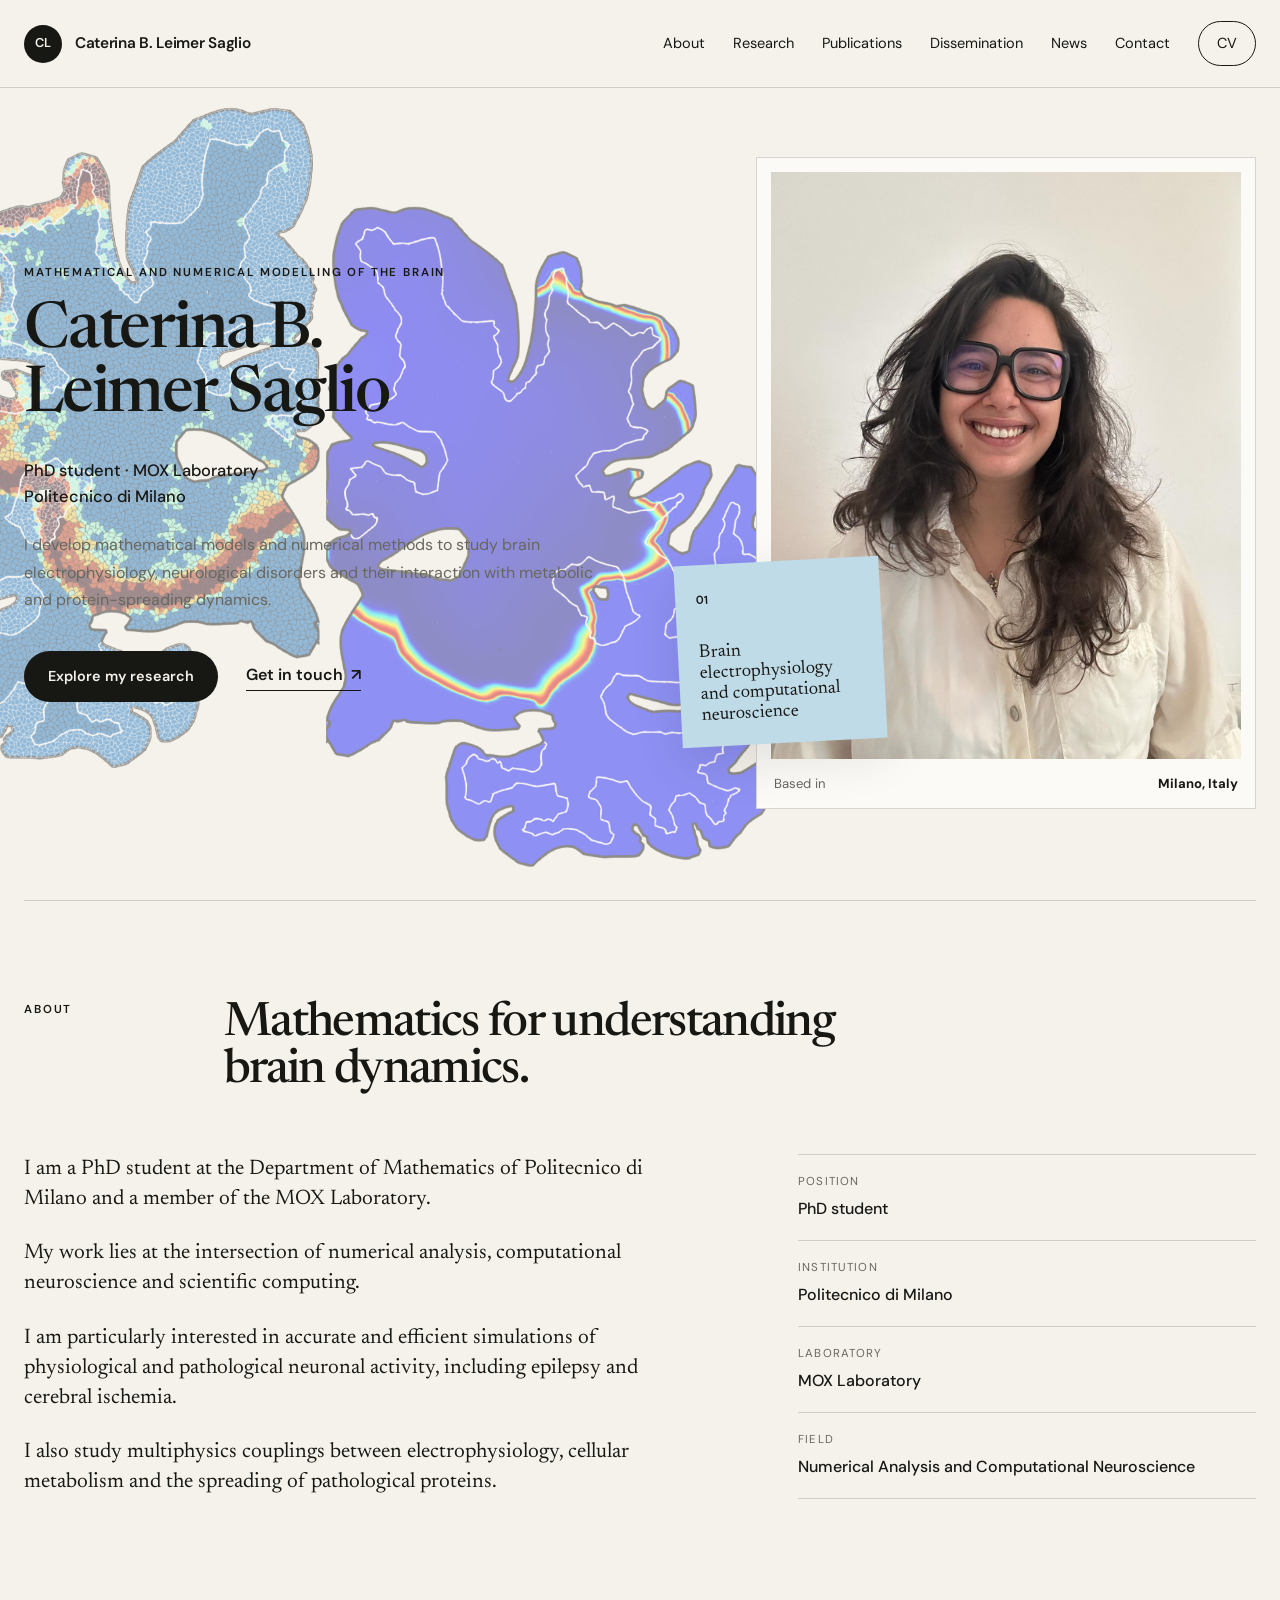
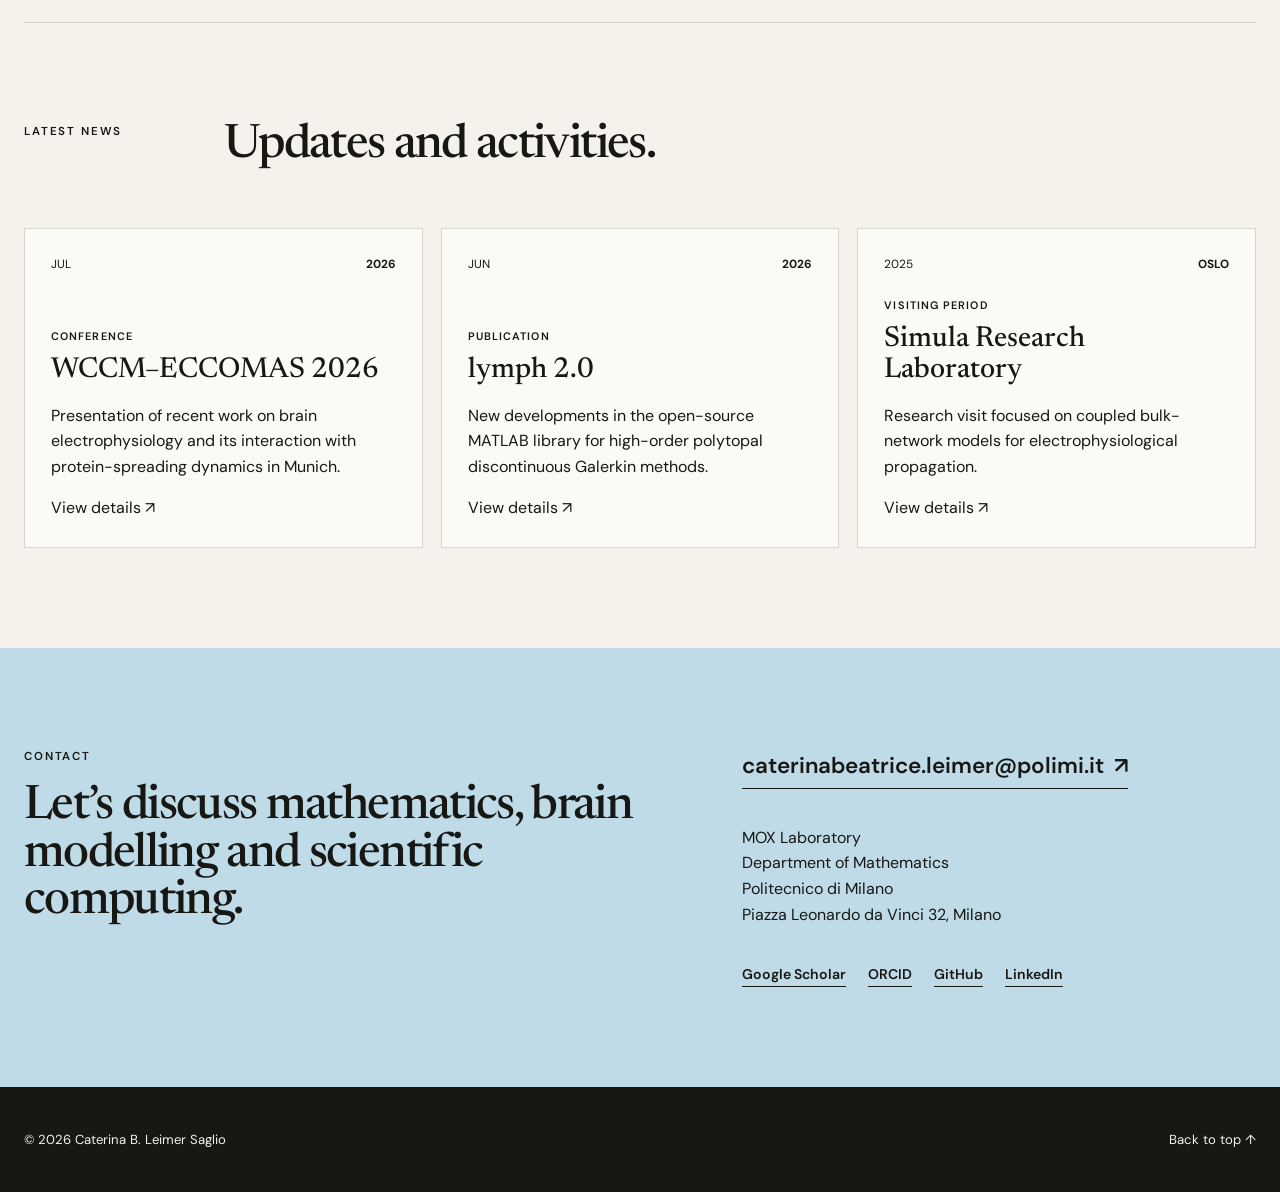
<file: index.html>
<!DOCTYPE html>
<html lang="en">
<head>
  <meta charset="utf-8" />
  <meta name="viewport" content="width=device-width, initial-scale=1.0" />
  <meta name="description" content="Academic website of Caterina B. Leimer Saglio, PhD student in numerical analysis and computational neuroscience." />
  <meta name="theme-color" content="#f5f2eb" />
  <meta property="og:title" content="Caterina B. Leimer Saglio" />
  <meta property="og:description" content="Academic website of Caterina B. Leimer Saglio, PhD student in numerical analysis and computational neuroscience." />
  <meta property="og:type" content="website" />
  <meta property="og:url" content="https://caterinaleimer.github.io/" />
  <meta property="og:image" content="https://caterinaleimer.github.io/assets/caterinaleimer.jpeg" />
  <title>Caterina B. Leimer Saglio</title>
  <link rel="preconnect" href="https://fonts.googleapis.com" />
  <link rel="preconnect" href="https://fonts.gstatic.com" crossorigin />
  <link href="https://fonts.googleapis.com/css2?family=DM+Sans:wght@400;500;600&family=Newsreader:opsz,wght@6..72,500;6..72,600&display=swap" rel="stylesheet" />
  <link href="styles.css?v=20260726-8" rel="stylesheet">
</head>
<body>
  <header class="site-header">
    <a class="brand" href="index.html" aria-label="Back to homepage">
      <span class="brand-mark">CL</span>
      <span class="brand-name">Caterina B. Leimer Saglio</span>
    </a>

    <button class="menu-button" type="button" aria-expanded="false" aria-controls="main-navigation">
      <span></span>
      <span></span>
      <span class="sr-only">Open navigation</span>
    </button>

    <nav id="main-navigation" class="main-navigation" aria-label="Main navigation">
      <a href="index.html#about">About</a>
      <a href="research.html">Research</a>
      <a href="publications.html">Publications</a>
      <a href="talks.html">Dissemination</a>
      <a href="index.html#news">News</a>
      <a href="index.html#contact">Contact</a>
      <a class="nav-cta" href="assets/CV.pdf" target="_blank" rel="noreferrer">CV</a>
    </nav>
  </header>
  <main id="top">
<section class="hero section" id="home">
    <div class="hero-copy reveal">
     <p class="eyebrow">
      Mathematical and numerical modelling of the brain
     </p>
     <h1>
      Caterina B.
      <br>
      Leimer Saglio
     </h1>
     <p class="hero-role">
      PhD student &middot; MOX Laboratory
      <br>
      Politecnico di Milano
     </p>
     <p class="hero-intro">
      I develop mathematical models and numerical methods to study brain electrophysiology,
          neurological disorders and their interaction with metabolic and protein-spreading dynamics.
     </p>
     <div class="hero-actions">
      <a class="button button-dark" href="research.html">
       Explore my research
      </a>
      <a class="text-link" href="#contact">
       Get in touch
       <span>
        &nearrow;
       </span>
      </a>
     </div>
    </div>
    <div class="hero-visual reveal">
     <div class="portrait-frame">
      <img alt="Caterina B. Leimer Saglio" class="profile-photo" src="assets/caterinaleimer.jpeg">
      <div class="portrait-label">
       <span>
        Based in
       </span>
       <strong>
        Milano, Italy
       </strong>
      </div>
     </div>
     <div class="floating-note">
      <span class="note-number">
       01
      </span>
      <p>
       Brain electrophysiology and computational neuroscience
      </p>
     </div>
    </div>
   </section>
<section class="about section" id="about">
    <div class="section-heading reveal">
     <p class="eyebrow">
      About
     </p>
     <h2>
      Mathematics for understanding brain dynamics.
     </h2>
    </div>
    <div class="about-grid">
     <div class="about-text reveal">
      <p>
       I am a PhD student at the Department of Mathematics of Politecnico di Milano and a member of the MOX Laboratory.
      </p>
      <p>
       My work lies at the intersection of numerical analysis, computational neuroscience and scientific computing.
      </p>
      <p>
       I am particularly interested in accurate and efficient simulations of physiological and pathological neuronal activity, including epilepsy and cerebral ischemia.
      </p>
      <p>
       I also study multiphysics couplings between electrophysiology, cellular metabolism and the spreading of pathological proteins.
      </p>
     </div>
     <dl class="facts reveal">
      <div>
       <dt>
        Position
       </dt>
       <dd>
        PhD student
       </dd>
      </div>
      <div>
       <dt>
        Institution
       </dt>
       <dd>
        Politecnico di Milano
       </dd>
      </div>
      <div>
       <dt>
        Laboratory
       </dt>
       <dd>
        MOX Laboratory
       </dd>
      </div>
      <div>
       <dt>
        Field
       </dt>
       <dd>
        Numerical Analysis and Computational Neuroscience
       </dd>
      </div>
     </dl>
    </div>
   </section>
<section class="news section" id="news">
    <div class="section-heading reveal">
     <p class="eyebrow">
      Latest news
     </p>
     <h2>
      Updates and activities.
     </h2>
    </div>
    <div class="news-grid">
     <article aria-label="Open details about WCCM&ndash;ECCOMAS 2026" class="news-card featured reveal" data-modal="news-modal-1" role="button" tabindex="0">
      <div class="news-date">
       <span>
        JUL
       </span>
       <strong>
        2026
       </strong>
      </div>
      <div>
       <p class="news-type">
        Conference
       </p>
       <h3>
        WCCM&ndash;ECCOMAS 2026
       </h3>
       <p>
        Presentation of recent work on brain electrophysiology and its interaction with protein-spreading dynamics in Munich.
       </p>
       <span class="news-more">
        View details &nearrow;
       </span>
      </div>
     </article>
     <article aria-label="Open details about lymph 2.0" class="news-card reveal" data-modal="news-modal-2" role="button" tabindex="0">
      <div class="news-date">
       <span>
        JUN
       </span>
       <strong>
        2026
       </strong>
      </div>
      <div>
       <p class="news-type">
        Publication
       </p>
       <h3>
        lymph 2.0
       </h3>
       <p>
        New developments in the open-source MATLAB library for high-order polytopal discontinuous Galerkin methods.
       </p>
       <span class="news-more">
        View details &nearrow;
       </span>
      </div>
     </article>
     <article aria-label="Open details about Simula Research Laboratory" class="news-card reveal" data-modal="news-modal-3" role="button" tabindex="0">
      <div class="news-date">
       <span>
        2025
       </span>
       <strong>
        OSLO
       </strong>
      </div>
      <div>
       <p class="news-type">
        Visiting period
       </p>
       <h3>
        Simula Research Laboratory
       </h3>
       <p>
        Research visit focused on coupled bulk-network models for electrophysiological propagation.
       </p>
       <span class="news-more">
        View details &nearrow;
       </span>
      </div>
     </article>
    </div>
   </section>
<div aria-hidden="true" aria-labelledby="news-modal-title-1" aria-modal="true" class="news-modal" id="news-modal-1" role="dialog">
    <div class="news-modal-backdrop" data-close-modal>
    </div>
    <div class="news-modal-window">
     <button aria-label="Close window" class="news-modal-close" data-close-modal type="button">
      &times;
     </button>
     <div class="news-modal-header">
      <p class="news-modal-kicker">
       Conference &middot; July 2026
      </p>
      <h3 id="news-modal-title-1">
       WCCM&ndash;ECCOMAS 2026
      </h3>
      <p class="news-modal-subtitle">
       World Congress on Computational Mechanics and ECCOMAS Congress
      </p>
     </div>
     <div class="news-modal-content">
      <div class="news-modal-description">
       <p>
        Presentation of recent work on the interaction between neuronal electrophysiology and pathological protein-spreading dynamics.
       </p>
       <p>
        The contribution focuses on mathematical modelling and high-order numerical methods for coupled brain dynamics.
       </p>
      </div>
      <dl class="news-modal-details">
       <div>
        <dt>
         Location
        </dt>
        <dd>
         Munich, Germany
        </dd>
       </div>
       <div>
        <dt>
         Event
        </dt>
        <dd>
         WCCM&ndash;ECCOMAS 2026
        </dd>
       </div>
       <div>
        <dt>
         Topic
        </dt>
        <dd>
         Electrophysiology and protein spreading
        </dd>
       </div>
       <div>
        <dt>
         Type
        </dt>
        <dd>
         Conference presentation
        </dd>
       </div>
      </dl>
     </div>
    </div>
   </div>
<div aria-hidden="true" aria-labelledby="news-modal-title-2" aria-modal="true" class="news-modal" id="news-modal-2" role="dialog">
    <div class="news-modal-backdrop" data-close-modal>
    </div>
    <div class="news-modal-window news-modal-window-wide">
     <button aria-label="Close window" class="news-modal-close" data-close-modal type="button">
      &times;
     </button>
     <div class="publication-modal-horizontal">
      <div class="publication-modal-banner">
       <img alt="Numerical simulations and adaptive polytopal meshes produced with lymph 2.0" src="assets/lymph1.png">
      </div>
      <div class="publication-modal-main">
       <p class="news-modal-kicker">
        New publication &middot; June 2026
       </p>
       <h3 id="news-modal-title-2">
        lymph 2.0 is out now
       </h3>
       <p class="publication-modal-date">
        23 June 2026
       </p>
       <div class="publication-modal-body">
        <div class="publication-modal-description">
         <p>
          Our latest preprint,
          <strong>
           &ldquo;The lymph 2.0 library: p-adaptive algorithms and parallel
                    assembly strategies for polytopal DG methods&rdquo;
          </strong>
          ,
                  is now available on arXiv.
         </p>
         <p>
          This work presents a new release of the
          <strong>
           lymph 2.0
          </strong>
          library, an open-source MATLAB
                  framework for high-order discontinuous Galerkin
                  discretizations on general polytopal meshes.
         </p>
         <p>
          The new version supports element-wise polynomial approximation
                  degrees, enabling the construction of
          <strong>
           p-adaptive strategies
          </strong>
          based on a posteriori
                  error indicators.
         </p>
         <p>
          It also introduces a unified assembly framework and dedicated
                  parallel tools for shared-memory computations, improving code
                  modularity, maintainability and computational efficiency.
         </p>
         <div class="publication-modal-actions">
          <a class="button button-dark" href="https://arxiv.org/abs/2606.24646" rel="noreferrer" target="_blank">
           Read the preprint &nearrow;
          </a>
          <a class="text-link" href="https://github.com/caterinaleimer" rel="noreferrer" target="_blank">
           View the code
           <span>
            &nearrow;
           </span>
          </a>
         </div>
        </div>
        <dl class="publication-modal-details publication-modal-details-vertical">
         <div>
          <dt>
           Authors
          </dt>
          <dd>
           C. B. Leimer Saglio, M. Corti, S. Pagani and
                    P. F. Antonietti
          </dd>
         </div>
         <div>
          <dt>
           Software
          </dt>
          <dd>
           MATLAB
          </dd>
         </div>
         <div>
          <dt>
           Methods
          </dt>
          <dd>
           PolyDG, p-adaptivity and parallel assembly
          </dd>
         </div>
         <div>
          <dt>
           Status
          </dt>
          <dd>
           Submitted preprint
          </dd>
         </div>
        </dl>
       </div>
      </div>
     </div>
    </div>
   </div>
<div aria-hidden="true" aria-labelledby="news-modal-title-3" aria-modal="true" class="news-modal" id="news-modal-3" role="dialog">
    <div class="news-modal-backdrop" data-close-modal>
    </div>
    <div class="news-modal-window">
     <button aria-label="Close window" class="news-modal-close" data-close-modal type="button">
      &times;
     </button>
     <div class="news-modal-header">
      <p class="news-modal-kicker">
       Visiting period &middot; 2025
      </p>
      <h3 id="news-modal-title-3">
       Simula Research Laboratory
      </h3>
      <p class="news-modal-subtitle">
       Research visit in Oslo
      </p>
     </div>
     <div class="news-modal-content">
      <div class="news-modal-description">
       <p>
        Research activity focused on coupled bulk-network models for neuronal electrophysiology and remote activation through embedded graph structures.
       </p>
      </div>
      <dl class="news-modal-details">
       <div>
        <dt>
         Location
        </dt>
        <dd>
         Oslo, Norway
        </dd>
       </div>
       <div>
        <dt>
         Institution
        </dt>
        <dd>
         Simula Research Laboratory
        </dd>
       </div>
       <div>
        <dt>
         Period
        </dt>
        <dd>
         January&ndash;April 2025
        </dd>
       </div>
       <div>
        <dt>
         Research
        </dt>
        <dd>
         Bulk-network coupling
        </dd>
       </div>
      </dl>
     </div>
    </div>
   </div>
<section class="contact section section-accent" id="contact">
    <div class="contact-copy reveal">
     <p class="eyebrow">
      Contact
     </p>
     <h2>
      Let&rsquo;s discuss mathematics, brain modelling and scientific computing.
     </h2>
    </div>
    <div class="contact-details reveal">
     <a class="contact-email" href="mailto:caterinabeatrice.leimer@polimi.it">
      caterinabeatrice.leimer@polimi.it
      <span>
       &nearrow;
      </span>
     </a>
     <p>
      MOX Laboratory
      <br>
      Department of Mathematics
      <br>
      Politecnico di Milano
      <br>
      Piazza Leonardo da Vinci 32, Milano
     </p>
     <div class="social-links">
      <a
        href="https://scholar.google.com/citations?user=b48SEQsAAAAJ&hl=it&oi=ao"
        target="_blank"
        rel="noopener noreferrer"
      >
        Google Scholar
      </a>
    
      <a
        href="https://orcid.org/0009-0007-7887-919X"
        target="_blank"
        rel="noopener noreferrer"
      >
        ORCID
      </a>
    
      <a
        href="https://github.com/caterinaleimer"
        target="_blank"
        rel="noopener noreferrer"
      >
        GitHub
      </a>
    
      <a
        href="https://www.linkedin.com/in/caterina-beatrice-leimer-saglio-6a6469207/"
        target="_blank"
        rel="noopener noreferrer"
      >
        LinkedIn
      </a>
    </div>
    </div>
   </section>
  </main>
  <footer class="site-footer">
    <p>© <span id="current-year"></span> Caterina B. Leimer Saglio</p>
    <a href="#top">Back to top ↑</a>
  </footer>
  <script src="script.js?v=20260726-2"></script>
</body>
</html>
</file>
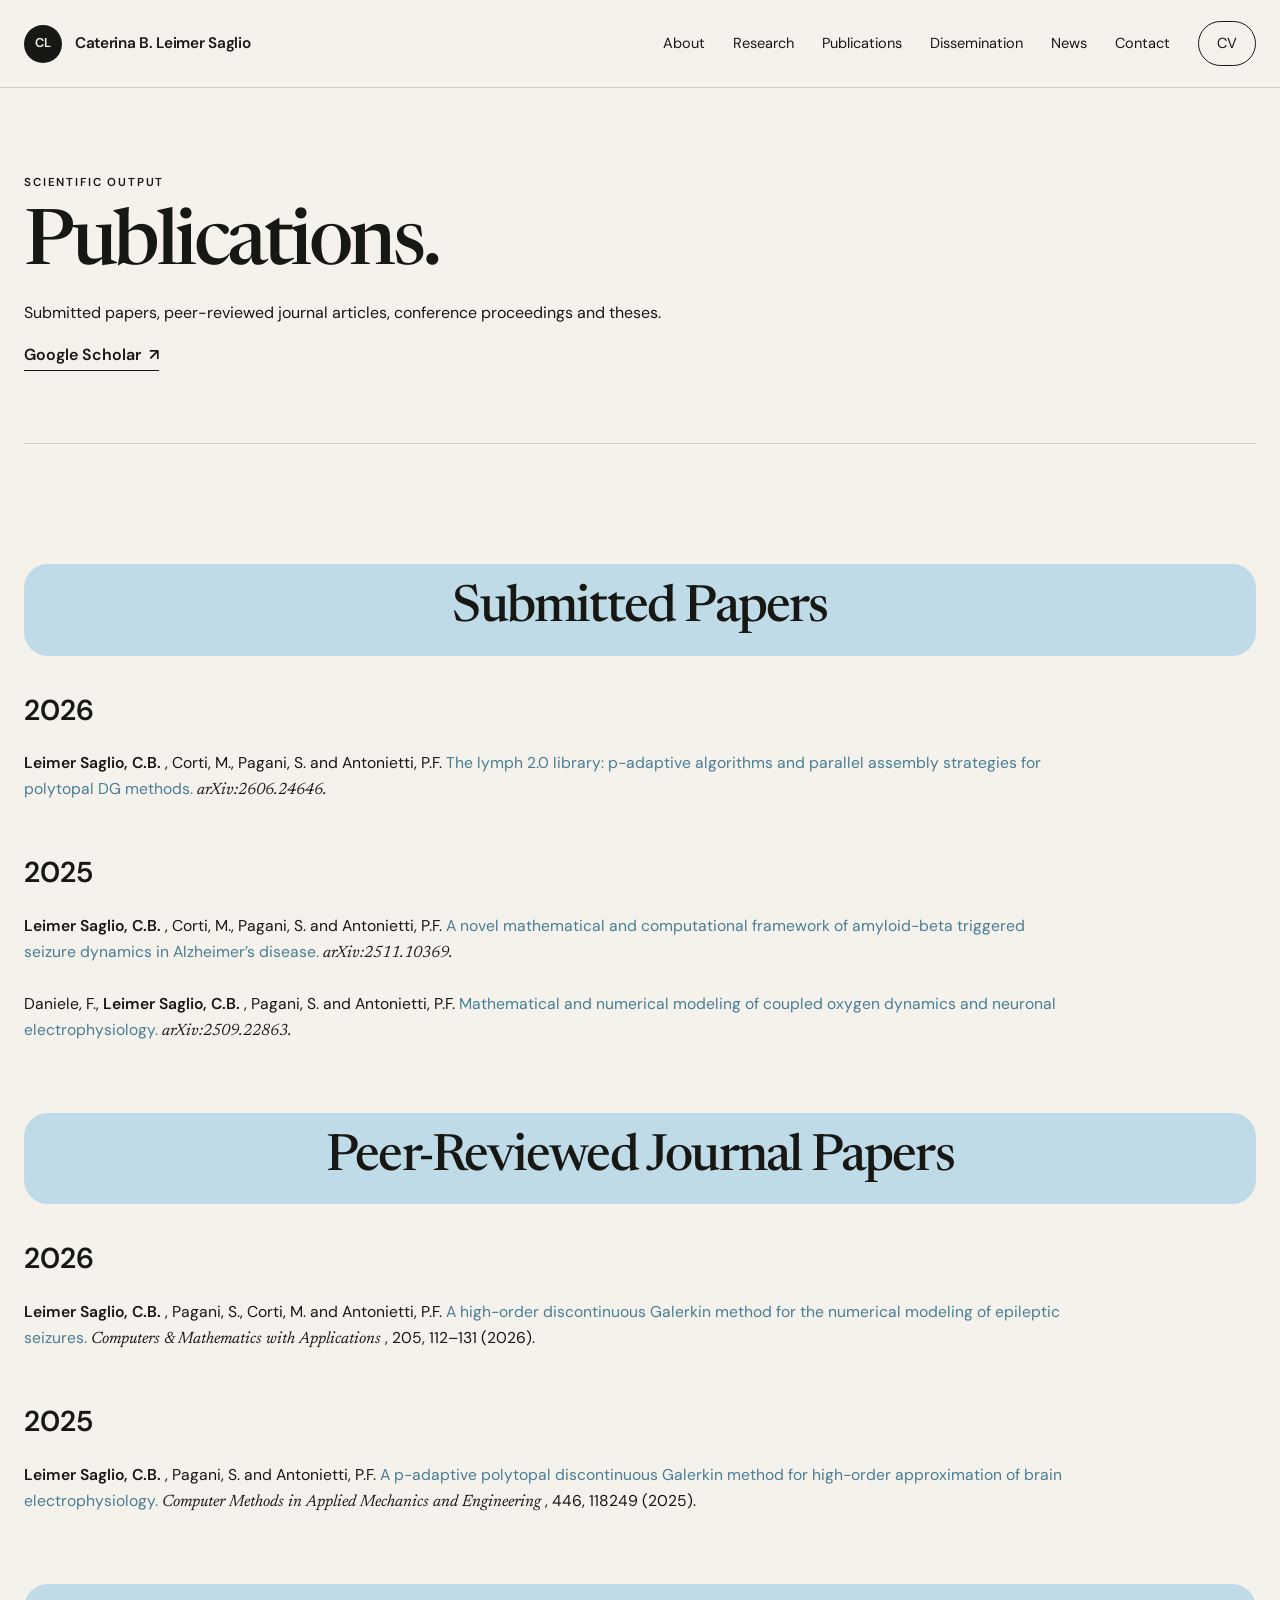
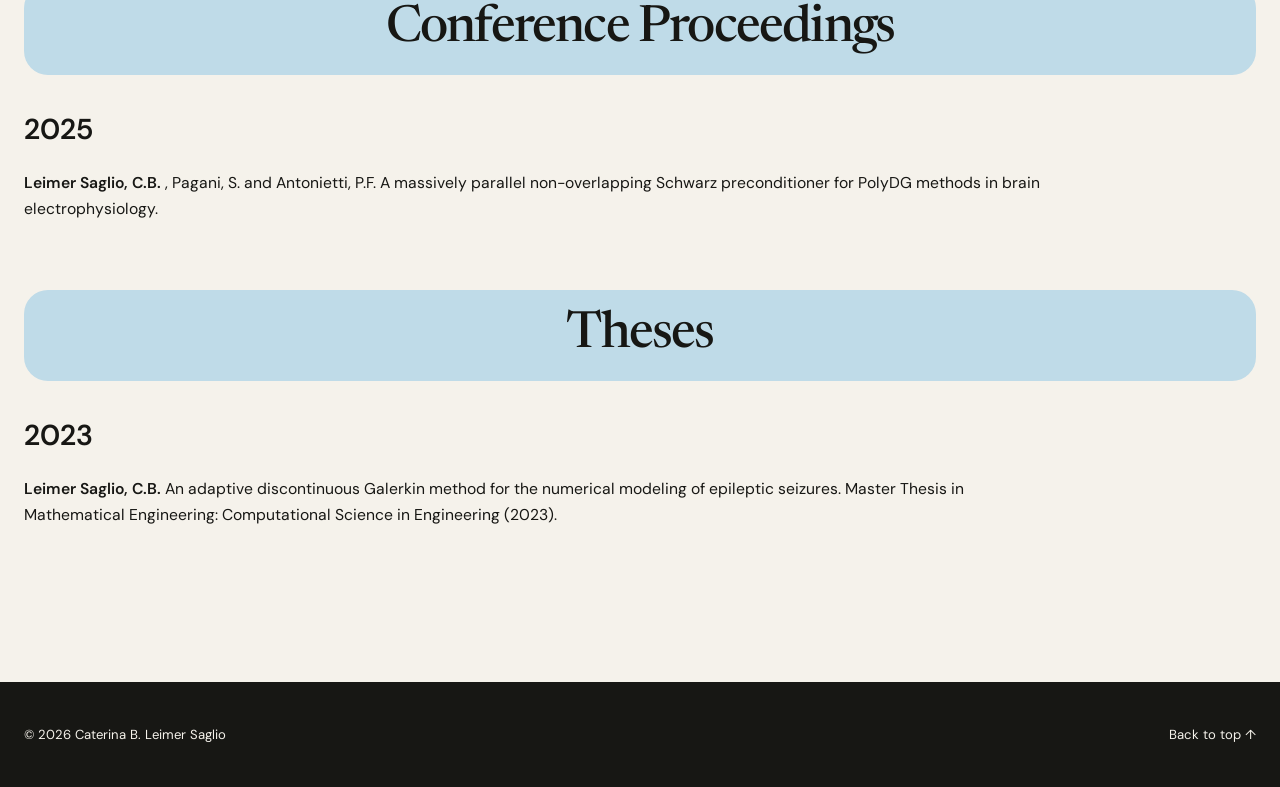
<file: publications.html>
<!DOCTYPE html>
<html lang="en">
<head>
  <meta charset="utf-8" />
  <meta name="viewport" content="width=device-width, initial-scale=1.0" />
  <meta name="description" content="Academic website of Caterina B. Leimer Saglio, PhD student in numerical analysis and computational neuroscience." />
  <meta name="theme-color" content="#f5f2eb" />
  <meta property="og:title" content="Caterina B. Leimer Saglio" />
  <meta property="og:description" content="Academic website of Caterina B. Leimer Saglio, PhD student in numerical analysis and computational neuroscience." />
  <meta property="og:type" content="website" />
  <meta property="og:url" content="https://caterinaleimer.github.io/" />
  <meta property="og:image" content="https://caterinaleimer.github.io/assets/caterinaleimer.jpeg" />
  <title>Publications | Caterina B. Leimer Saglio</title>
  <link rel="preconnect" href="https://fonts.googleapis.com" />
  <link rel="preconnect" href="https://fonts.gstatic.com" crossorigin />
  <link href="https://fonts.googleapis.com/css2?family=DM+Sans:wght@400;500;600&family=Newsreader:opsz,wght@6..72,500;6..72,600&display=swap" rel="stylesheet" />
  <link href="styles.css?v=20260726-5" rel="stylesheet" />
</head>
<body>
  <header class="site-header">
    <a class="brand" href="index.html" aria-label="Back to homepage">
      <span class="brand-mark">CL</span>
      <span class="brand-name">Caterina B. Leimer Saglio</span>
    </a>

    <button class="menu-button" type="button" aria-expanded="false" aria-controls="main-navigation">
      <span></span>
      <span></span>
      <span class="sr-only">Open navigation</span>
    </button>

    <nav id="main-navigation" class="main-navigation" aria-label="Main navigation">
      <a href="index.html#about">About</a>
      <a href="research.html">Research</a>
      <a href="publications.html">Publications</a>
      <a href="talks.html">Dissemination</a>
      <a href="index.html#news">News</a>
      <a href="index.html#contact">Contact</a>
      <a class="nav-cta" href="assets/CV.pdf" target="_blank" rel="noreferrer">CV</a>
    </nav>
  </header>
  <main id="top" class="inner-page">
    <section class="page-intro section reveal">
  <p class="eyebrow">Scientific output</p>

  <h1>Publications.</h1>

  <p>
    Submitted papers, peer-reviewed journal articles, conference proceedings
    and theses.
  </p>

  <a
    class="text-link page-intro-link"
    href="https://scholar.google.com/citations?user=b48SEQsAAAAJ&hl=it&oi=ao"
    target="_blank"
    rel="noopener noreferrer"
  >
    Google Scholar <span>↗</span>
  </a>
</section>

<section class="publications section" id="publications">
    <div class="publication-category reveal">
     <h3 class="publication-category-title">
      Submitted Papers
     </h3>
     <div class="publication-year-group">
      <h4 class="publication-year">
       2026
      </h4>
      <article class="publication-entry">
       <p>
        <strong>
         Leimer Saglio, C.B.
        </strong>
        , Corti, M., Pagani, S. and Antonietti, P.F.
        <a href="https://arxiv.org/abs/2606.24646" rel="noreferrer" target="_blank">
         The lymph 2.0 library: p-adaptive algorithms and parallel assembly strategies for polytopal DG methods.
        </a>
        <em>
         arXiv:2606.24646.
        </em>
       </p>
      </article>
     </div>
     <div class="publication-year-group">
      <h4 class="publication-year">
       2025
      </h4>
      <article class="publication-entry">
       <p>
        <strong>
         Leimer Saglio, C.B.
        </strong>
        , Corti, M., Pagani, S. and Antonietti, P.F.
        <a href="https://arxiv.org/abs/2511.10369" rel="noreferrer" target="_blank">
         A novel mathematical and computational framework of amyloid-beta triggered seizure dynamics in Alzheimer&rsquo;s disease.
        </a>
        <em>
         arXiv:2511.10369.
        </em>
       </p>
      </article>
      <article class="publication-entry">
       <p>
        Daniele, F.,
        <strong>
         Leimer Saglio, C.B.
        </strong>
        , Pagani, S. and Antonietti, P.F.
        <a href="https://arxiv.org/abs/2509.22863" rel="noreferrer" target="_blank">
         Mathematical and numerical modeling of coupled oxygen dynamics and neuronal electrophysiology.
        </a>
        <em>
         arXiv:2509.22863.
        </em>
       </p>
      </article>
     </div>
    </div>
    <div class="publication-category reveal">
     <h3 class="publication-category-title">
      Peer-Reviewed Journal Papers
     </h3>
     <div class="publication-year-group">
      <h4 class="publication-year">
       2026
      </h4>
      <article class="publication-entry">
       <p>
        <strong>
         Leimer Saglio, C.B.
        </strong>
        , Pagani, S., Corti, M. and Antonietti, P.F.
        <a href="https://www.sciencedirect.com/science/article/pii/S0898122125005231" rel="noreferrer" target="_blank">
         A high-order discontinuous Galerkin method for the numerical modeling of epileptic seizures.
        </a>
        <em>
         Computers & Mathematics with Applications
        </em>
        , 205, 112&ndash;131 (2026).
       </p>
      </article>
     </div>
     <div class="publication-year-group">
      <h4 class="publication-year">
       2025
      </h4>
      <article class="publication-entry">
       <p>
        <strong>
         Leimer Saglio, C.B.
        </strong>
        , Pagani, S. and Antonietti, P.F.
        <a href="https://www.sciencedirect.com/science/article/pii/S0045782525005213" rel="noreferrer" target="_blank">
         A p-adaptive polytopal discontinuous Galerkin method for high-order approximation of brain electrophysiology.
        </a>
        <em>
         Computer Methods in Applied Mechanics and Engineering
        </em>
        , 446, 118249 (2025).
       </p>
      </article>
     </div>
    </div>
    <div class="publication-category reveal">
     <h3 class="publication-category-title">
      Conference Proceedings
     </h3>
     <div class="publication-year-group">
      <h4 class="publication-year">
       2025
      </h4>
      <article class="publication-entry">
       <p>
        <strong>
         Leimer Saglio, C.B.
        </strong>
        , Pagani, S. and Antonietti, P.F.
        <span class="publication-title">
         A massively parallel non-overlapping Schwarz preconditioner for PolyDG methods in brain electrophysiology.
        </span>
       </p>
      </article>
     </div>
    </div>
    <div class="publication-category reveal">
     <h3 class="publication-category-title">
      Theses
     </h3>
     <div class="publication-year-group">
      <h4 class="publication-year">
       2023
      </h4>
      <article class="publication-entry">
       <p>
        <strong>
         Leimer Saglio, C.B.
        </strong>
        <span class="publication-title">
         An adaptive discontinuous Galerkin method for the numerical modeling of epileptic seizures.
        </span>
        Master Thesis in Mathematical Engineering: Computational Science in Engineering (2023).
       </p>
      </article>
     </div>
    </div>
   </section>
  </main>
  <footer class="site-footer">
    <p>© <span id="current-year"></span> Caterina B. Leimer Saglio</p>
    <a href="#top">Back to top ↑</a>
  </footer>
  <script src="script.js?v=20260726-2"></script>
</body>
</html>
</file>
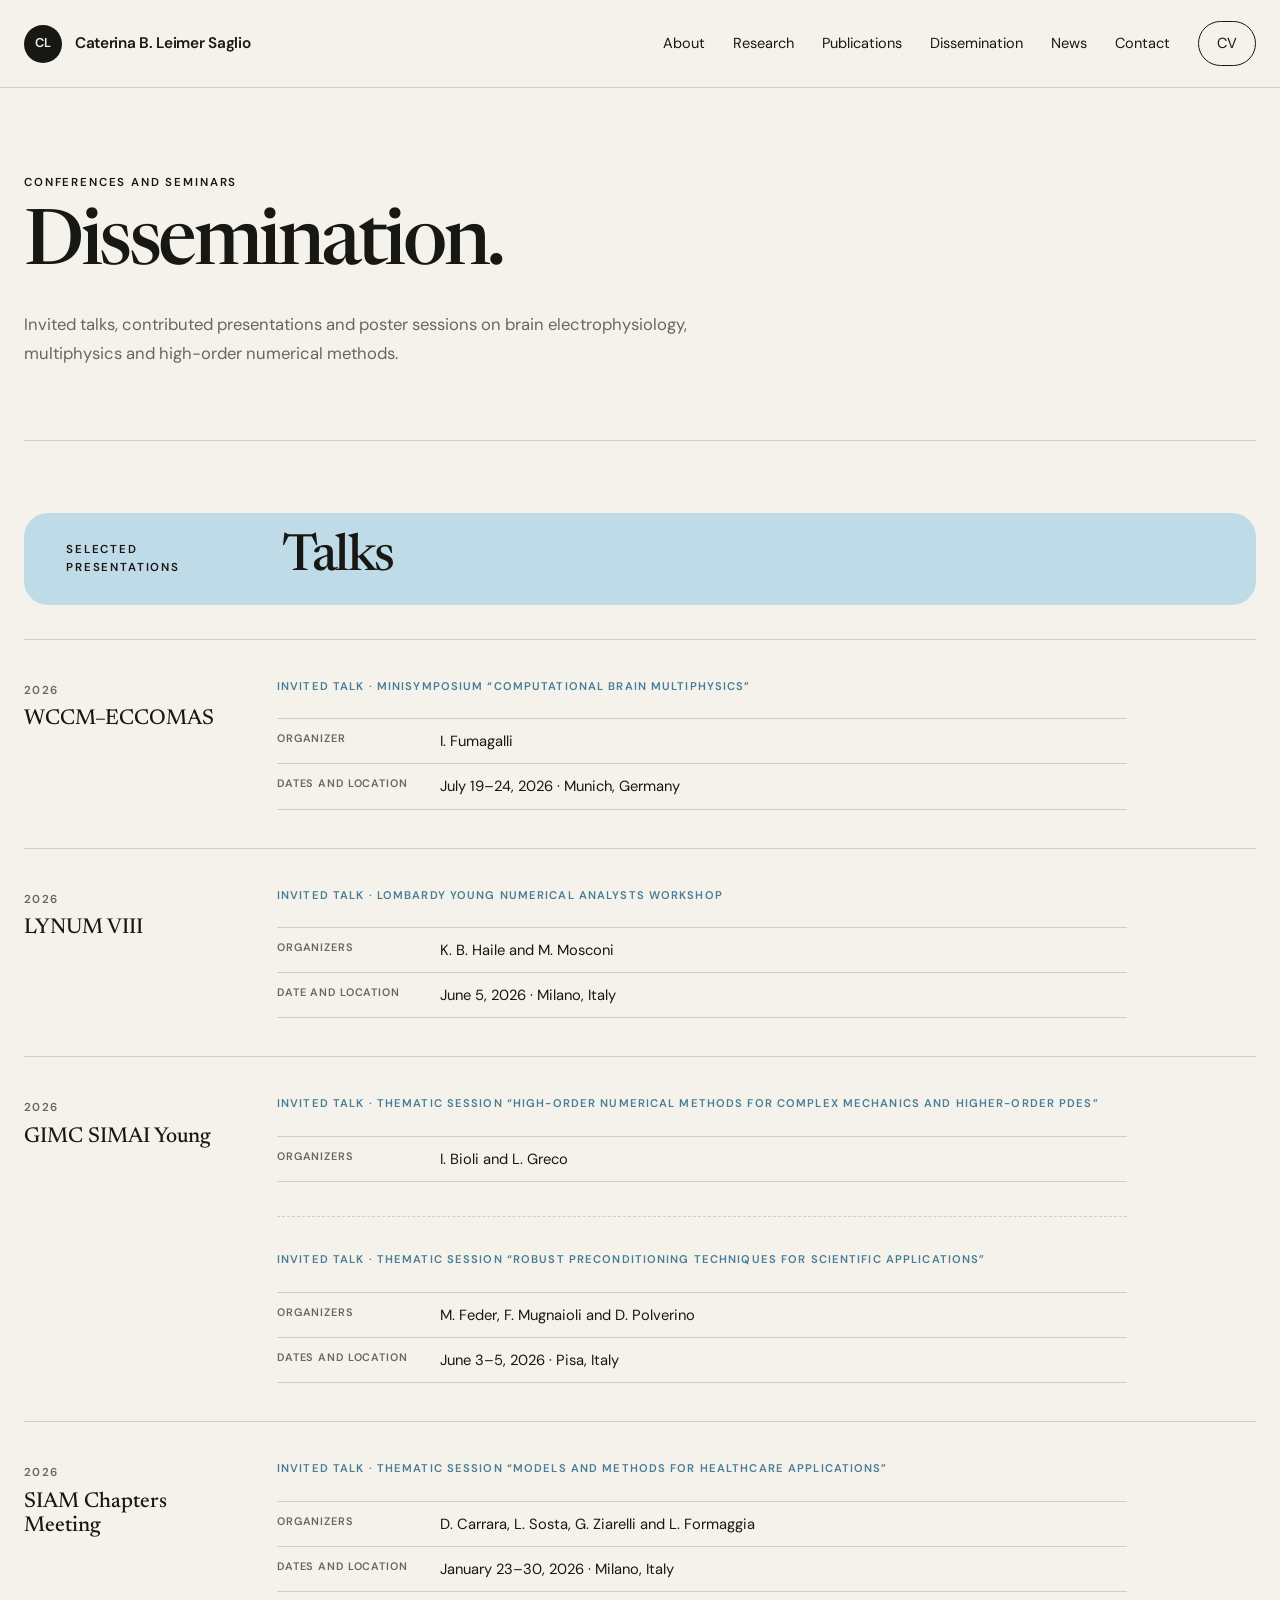
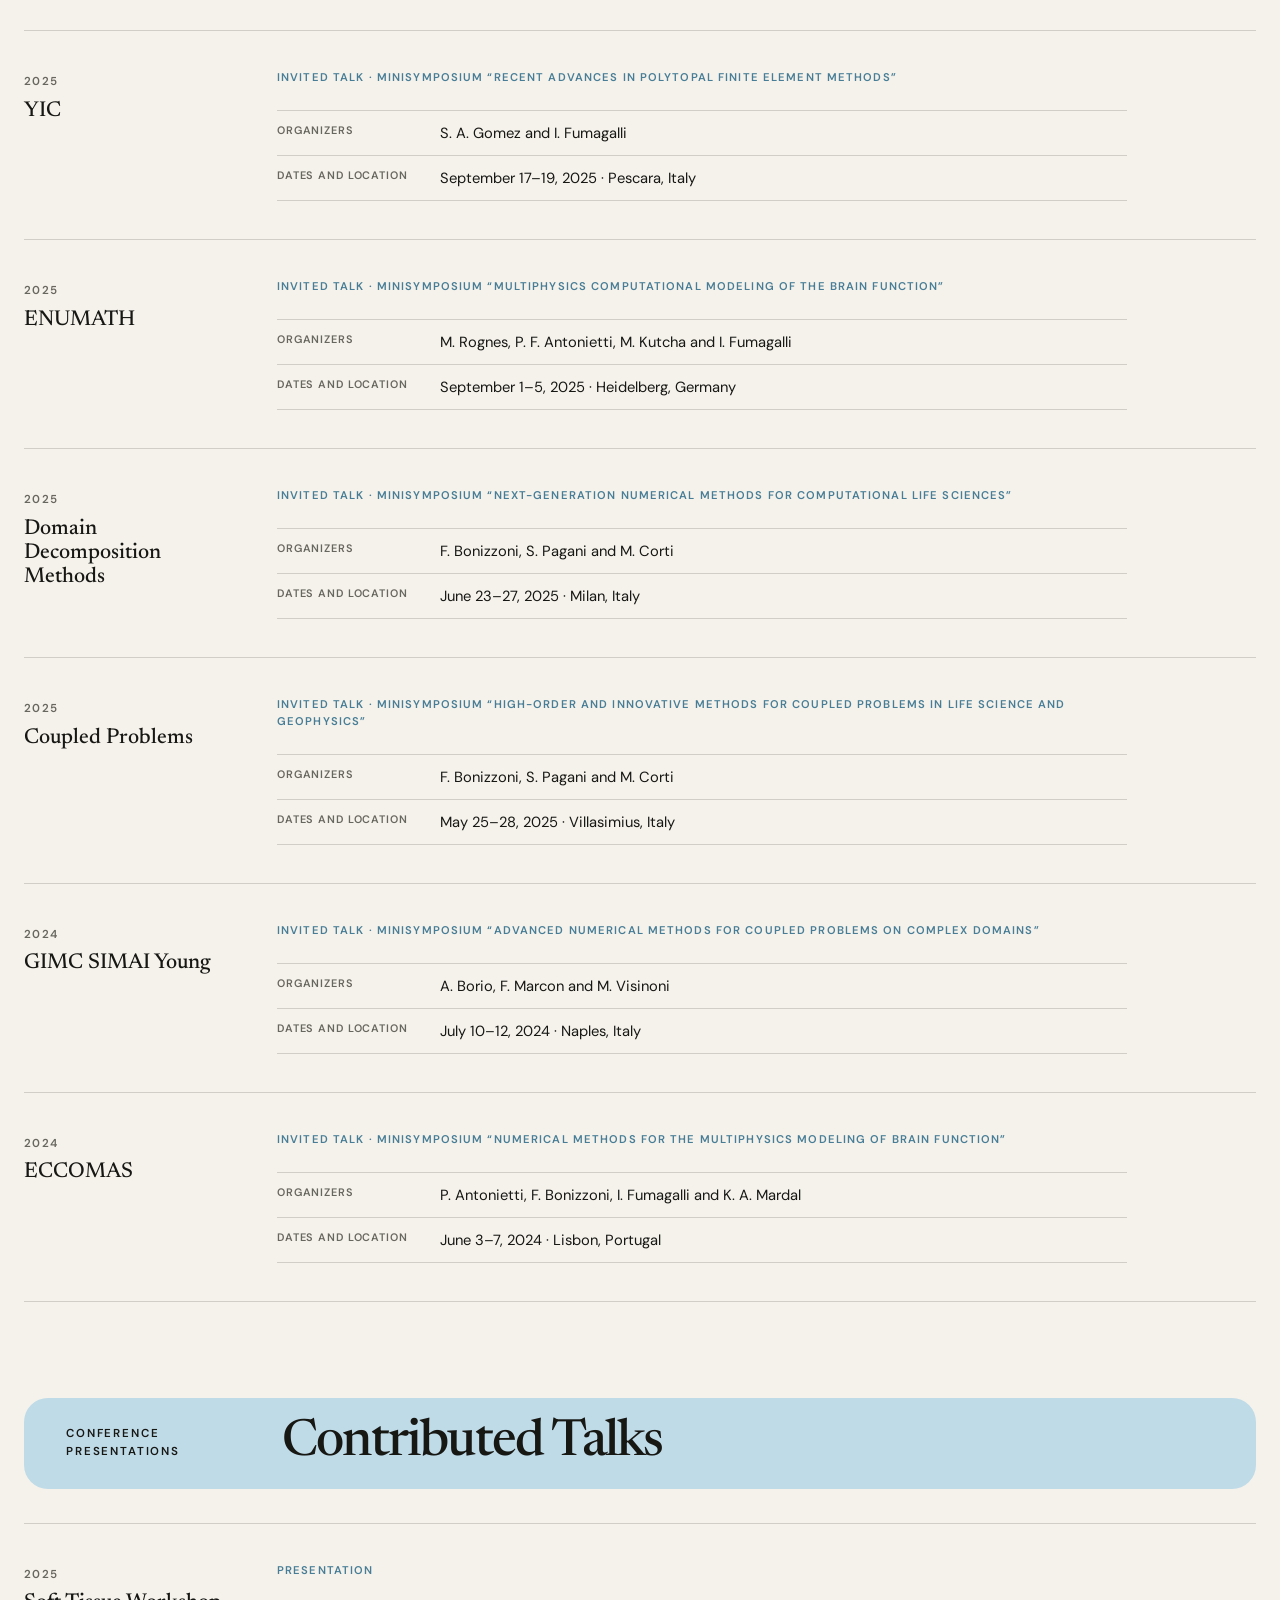
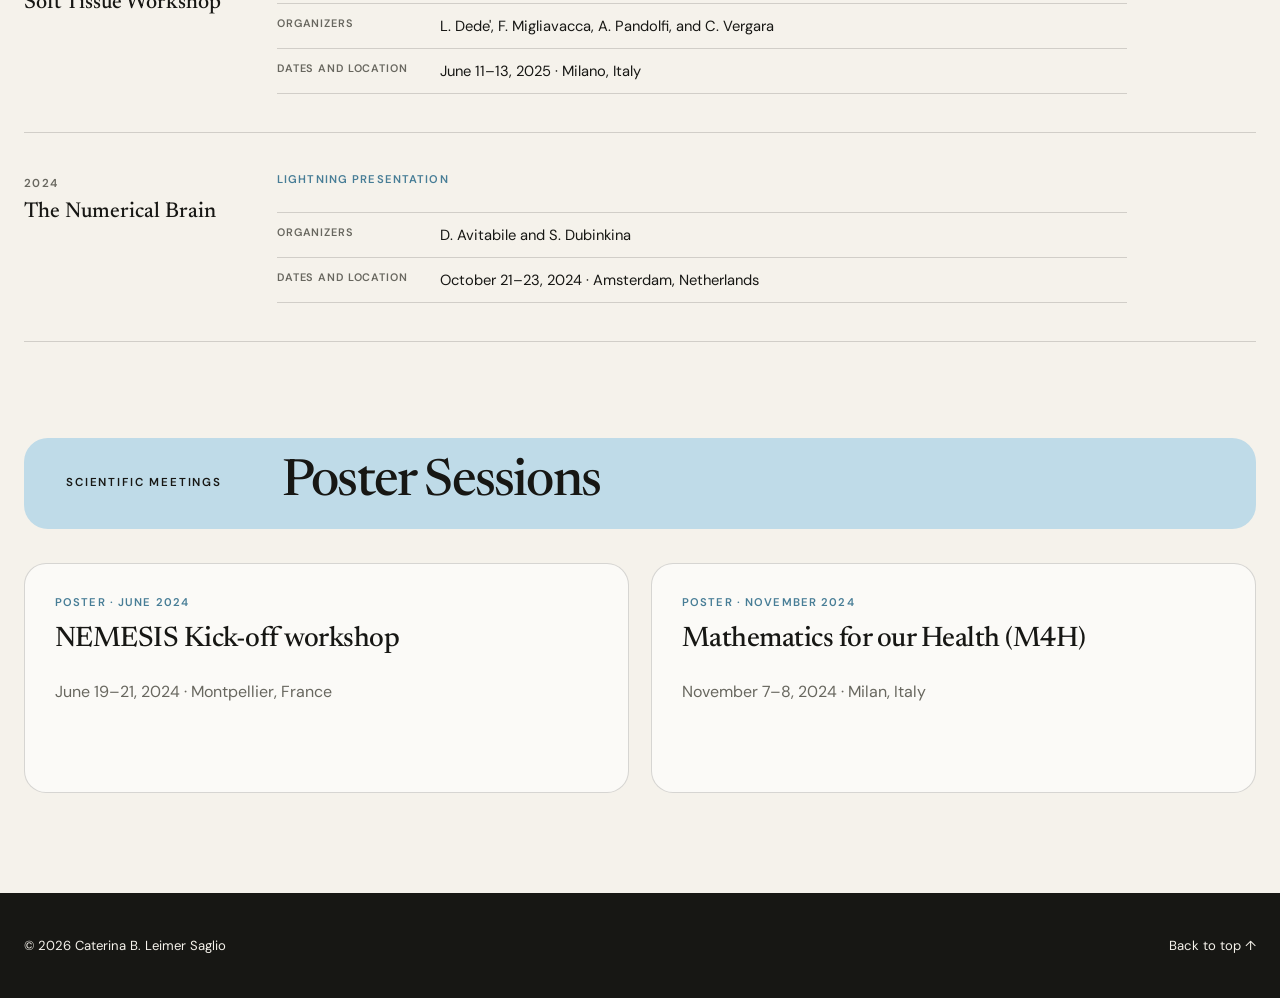
<file: talks.html>
<!DOCTYPE html>
<html lang="en">
 <head>
  <meta charset="utf-8">
  <meta content="width=device-width, initial-scale=1.0" name="viewport">
  <meta content="Talks, conference presentations and poster sessions by Caterina B. Leimer Saglio." name="description">
  <meta content="#f5f2eb" name="theme-color">
  <title>
   Dissemination | Caterina B. Leimer Saglio
  </title>
  <link href="https://fonts.googleapis.com" rel="preconnect">
  <link crossorigin href="https://fonts.gstatic.com" rel="preconnect">
  <link href="https://fonts.googleapis.com/css2?family=DM+Sans:wght@400;500;600&family=Newsreader:opsz,wght@6..72,500;6..72,600&display=swap" rel="stylesheet">
  <link href="styles.css?v=20260726-3" rel="stylesheet">
 </head>
 <body>
  <header class="site-header">
   <a aria-label="Back to homepage" class="brand" href="index.html">
    <span class="brand-mark">
     CL
    </span>
    <span class="brand-name">
     Caterina B. Leimer Saglio
    </span>
   </a>
   <button aria-controls="main-navigation" aria-expanded="false" class="menu-button" type="button">
    <span>
    </span>
    <span>
    </span>
    <span class="sr-only">
     Open navigation
    </span>
   </button>
   <nav aria-label="Main navigation" class="main-navigation" id="main-navigation">
    <a href="index.html#about">
     About
    </a>
    <a href="research.html">
     Research
    </a>
    <a href="publications.html">
     Publications
    </a>
    <a href="talks.html">
     Dissemination
    </a>
    <a href="index.html#news">
     News
    </a>
    <a href="index.html#contact">
     Contact
    </a>
    <a class="nav-cta" href="assets/CV.pdf" rel="noreferrer" target="_blank">
     CV
    </a>
   </nav>
  </header>
  <main class="inner-page" id="top">
   <section class="page-intro section reveal">
    <p class="eyebrow">
     Conferences and seminars
    </p>
    <h1>
     Dissemination.
    </h1>
    <p>
     Invited talks, contributed presentations and poster sessions on brain
        electrophysiology, multiphysics and high-order numerical methods.
    </p>
   </section>
   <section class="talks-section section">
    <div class="talk-group">
     <div class="talk-group-heading reveal">
      <p class="eyebrow">
       Selected presentations
      </p>
      <h2>
       Talks
      </h2>
     </div>
     <div class="talks-list">
      <article class="talk-entry reveal">
       <div class="talk-date">
        <span>
         2026
        </span>
        <strong>
         WCCM&ndash;ECCOMAS
        </strong>
       </div>
       <div class="talk-content">
        <p class="talk-type">
         Invited talk &middot; Minisymposium &ldquo;Computational Brain Multiphysics&rdquo;
        </p>
        <dl class="talk-details">
         <div>
          <dt>
           Organizer
          </dt>
          <dd>
           I. Fumagalli
          </dd>
         </div>
         <div>
          <dt>
           Dates and location
          </dt>
          <dd>
           July 19&ndash;24, 2026 &middot; Munich, Germany
          </dd>
         </div>
        </dl>
       </div>
      </article>
      <article class="talk-entry reveal">
       <div class="talk-date">
        <span>
         2026
        </span>
        <strong>
         LYNUM VIII
        </strong>
       </div>
       <div class="talk-content">
        <p class="talk-type">
         Invited talk &middot; Lombardy Young NUMerical Analysts Workshop
        </p>
        <dl class="talk-details">
         <div>
          <dt>
           Organizers
          </dt>
          <dd>
           K. B. Haile and M. Mosconi
          </dd>
         </div>
         <div>
          <dt>
           Date and location
          </dt>
          <dd>
           June 5, 2026 &middot; Milano, Italy
          </dd>
         </div>
        </dl>
       </div>
      </article>
      <article class="talk-entry reveal">
       <div class="talk-date">
        <span>
         2026
        </span>
        <strong>
         GIMC SIMAI Young
        </strong>
       </div>
       <div class="talk-content">
        <div class="talk-subentry">
         <p class="talk-type">
          Invited talk &middot; Thematic session &ldquo;High-Order Numerical
                  Methods for Complex Mechanics and Higher-Order PDEs&rdquo;
         </p>
         <dl class="talk-details">
          <div>
           <dt>
            Organizers
           </dt>
           <dd>
            I. Bioli and L. Greco
           </dd>
          </div>
         </dl>
        </div>
        <div class="talk-subentry">
         <p class="talk-type">
          Invited talk &middot; Thematic session &ldquo;Robust Preconditioning
                  Techniques for Scientific Applications&rdquo;
         </p>
         <dl class="talk-details">
          <div>
           <dt>
            Organizers
           </dt>
           <dd>
            M. Feder, F. Mugnaioli and D. Polverino
           </dd>
          </div>
          <div>
           <dt>
            Dates and location
           </dt>
           <dd>
            June 3&ndash;5, 2026 &middot; Pisa, Italy
           </dd>
          </div>
         </dl>
        </div>
       </div>
      </article>
      <article class="talk-entry reveal">
       <div class="talk-date">
        <span>
         2026
        </span>
        <strong>
         SIAM Chapters Meeting
        </strong>
       </div>
       <div class="talk-content">
        <p class="talk-type">
         Invited talk &middot; Thematic session &ldquo;Models and Methods for
                Healthcare Applications&rdquo;
        </p>
        <dl class="talk-details">
         <div>
          <dt>
           Organizers
          </dt>
          <dd>
           D. Carrara, L. Sosta, G. Ziarelli and L. Formaggia
          </dd>
         </div>
         <div>
          <dt>
           Dates and location
          </dt>
          <dd>
           January 23&ndash;30, 2026 &middot; Milano, Italy
          </dd>
         </div>
        </dl>
       </div>
      </article>
      <article class="talk-entry reveal">
       <div class="talk-date">
        <span>
         2025
        </span>
        <strong>
         YIC
        </strong>
       </div>
       <div class="talk-content">
        <p class="talk-type">
         Invited talk &middot; Minisymposium &ldquo;Recent Advances in Polytopal
                Finite Element Methods&rdquo;
        </p>
        <dl class="talk-details">
         <div>
          <dt>
           Organizers
          </dt>
          <dd>
           S. A. Gomez and I. Fumagalli
          </dd>
         </div>
         <div>
          <dt>
           Dates and location
          </dt>
          <dd>
           September 17&ndash;19, 2025 &middot; Pescara, Italy
          </dd>
         </div>
        </dl>
       </div>
      </article>
      <article class="talk-entry reveal">
       <div class="talk-date">
        <span>
         2025
        </span>
        <strong>
         ENUMATH
        </strong>
       </div>
       <div class="talk-content">
        <p class="talk-type">
         Invited talk &middot; Minisymposium &ldquo;Multiphysics Computational
                Modeling of the Brain Function&rdquo;
        </p>
        <dl class="talk-details">
         <div>
          <dt>
           Organizers
          </dt>
          <dd>
           M. Rognes, P. F. Antonietti, M. Kutcha and I. Fumagalli
          </dd>
         </div>
         <div>
          <dt>
           Dates and location
          </dt>
          <dd>
           September 1&ndash;5, 2025 &middot; Heidelberg, Germany
          </dd>
         </div>
        </dl>
       </div>
      </article>
      <article class="talk-entry reveal">
       <div class="talk-date">
        <span>
         2025
        </span>
        <strong>
         Domain Decomposition Methods
        </strong>
       </div>
       <div class="talk-content">
        <p class="talk-type">
         Invited talk &middot; Minisymposium &ldquo;Next-generation numerical methods
                for computational life sciences&rdquo;
        </p>
        <dl class="talk-details">
         <div>
          <dt>
           Organizers
          </dt>
          <dd>
           F. Bonizzoni, S. Pagani and M. Corti
          </dd>
         </div>
         <div>
          <dt>
           Dates and location
          </dt>
          <dd>
           June 23&ndash;27, 2025 &middot; Milan, Italy
          </dd>
         </div>
        </dl>
       </div>
      </article>
      <article class="talk-entry reveal">
       <div class="talk-date">
        <span>
         2025
        </span>
        <strong>
         Coupled Problems
        </strong>
       </div>
       <div class="talk-content">
        <p class="talk-type">
         Invited talk &middot; Minisymposium &ldquo;High-Order and Innovative Methods
                for Coupled Problems in Life Science and Geophysics&rdquo;
        </p>
        <dl class="talk-details">
         <div>
          <dt>
           Organizers
          </dt>
          <dd>
           F. Bonizzoni, S. Pagani and M. Corti
          </dd>
         </div>
         <div>
          <dt>
           Dates and location
          </dt>
          <dd>
           May 25&ndash;28, 2025 &middot; Villasimius, Italy
          </dd>
         </div>
        </dl>
       </div>
      </article>
      <article class="talk-entry reveal">
       <div class="talk-date">
        <span>
         2024
        </span>
        <strong>
         GIMC SIMAI Young
        </strong>
       </div>
       <div class="talk-content">
        <p class="talk-type">
         Invited talk &middot; Minisymposium &ldquo;Advanced numerical methods for
                coupled problems on complex domains&rdquo;
        </p>
        <dl class="talk-details">
         <div>
          <dt>
           Organizers
          </dt>
          <dd>
           A. Borio, F. Marcon and M. Visinoni
          </dd>
         </div>
         <div>
          <dt>
           Dates and location
          </dt>
          <dd>
           July 10&ndash;12, 2024 &middot; Naples, Italy
          </dd>
         </div>
        </dl>
       </div>
      </article>
      <article class="talk-entry reveal">
       <div class="talk-date">
        <span>
         2024
        </span>
        <strong>
         ECCOMAS
        </strong>
       </div>
       <div class="talk-content">
        <p class="talk-type">
         Invited talk &middot; Minisymposium &ldquo;Numerical Methods for the
                Multiphysics Modeling of Brain Function&rdquo;
        </p>
        <dl class="talk-details">
         <div>
          <dt>
           Organizers
          </dt>
          <dd>
           P. Antonietti, F. Bonizzoni, I. Fumagalli and K. A. Mardal
          </dd>
         </div>
         <div>
          <dt>
           Dates and location
          </dt>
          <dd>
           June 3&ndash;7, 2024 &middot; Lisbon, Portugal
          </dd>
         </div>
        </dl>
       </div>
      </article>
     </div>
    </div>
    <div class="talk-group">
     <div class="talk-group-heading reveal">
      <p class="eyebrow">
       Conference presentations
      </p>
      <h2>
       Contributed Talks
      </h2>
     </div>
     <div class="talks-list">
      <article class="talk-entry reveal">
       <div class="talk-date">
        <span>
         2025
        </span>
        <strong>
         Soft Tissue Workshop
        </strong>
       </div>
       <div class="talk-content">
        <p class="talk-type">
         Presentation
        </p>
        <dl class="talk-details">
          <div>
          <dt>
           Organizers
          </dt>
          <dd>
           L. Dede', F. Migliavacca, A. Pandolfi, and C. Vergara
          </dd>
         </div>
         <div>
          <dt>
           Dates and location
          </dt>
          <dd>
           June 11&ndash;13, 2025 &middot; Milano, Italy
          </dd>
         </div>
        </dl>
       </div>
      </article>
      <article class="talk-entry reveal">
       <div class="talk-date">
        <span>
         2024
        </span>
        <strong>
         The Numerical Brain
        </strong>
       </div>
       <div class="talk-content">
        <p class="talk-type">
         Lightning presentation
        </p>
        <dl class="talk-details">
         <div>
          <dt>
           Organizers
          </dt>
          <dd>
           D. Avitabile and S. Dubinkina
          </dd>
         </div>
         <div>
          <dt>
           Dates and location
          </dt>
          <dd>
           October 21&ndash;23, 2024 &middot; Amsterdam, Netherlands
          </dd>
         </div>
        </dl>
       </div>
      </article>
     </div>
    </div>
    <div class="talk-group">
     <div class="talk-group-heading reveal">
      <p class="eyebrow">
       Scientific meetings
      </p>
      <h2>
       Poster Sessions
      </h2>
     </div>
     <div class="poster-grid">
      <article class="poster-card reveal">
       <p class="talk-type">
        Poster &middot; June 2024
       </p>
       <h3>
        NEMESIS Kick-off workshop
       </h3>
       <p>
        June 19&ndash;21, 2024 &middot; Montpellier, France
       </p>
      </article>
      <article class="poster-card reveal">
       <p class="talk-type">
        Poster &middot; November 2024
       </p>
       <h3>
        Mathematics for our Health (M4H)
       </h3>
       <p>
        November 7&ndash;8, 2024 &middot; Milan, Italy
       </p>
      </article>
     </div>
    </div>
   </section>
  </main>
  <footer class="site-footer">
   <p>
    &copy;
    <span id="current-year">
    </span>
    Caterina B. Leimer Saglio
   </p>
   <a href="#top">
    Back to top &uarr;
   </a>
  </footer>
  <script src="script.js?v=20260726-2">
  </script>
 </body>
</html>
</file>
<file: styles.css>
:root {
  --paper: #f5f2eb;
  --paper-light: #fbfaf7;
  --ink: #171714;
  --muted: #68675f;
  --line: rgba(23, 23, 20, 0.16);
  --accent: #bfdbe8;
  --accent-soft: #e4f0f5;
  --dark: #1d211b;
  --white: #ffffff;
  --serif: "Newsreader", Georgia, serif;
  --sans: "DM Sans", Arial, sans-serif;
  --max-width: 1240px;
  --header-height: 88px;
}

* { box-sizing: border-box; }
html { scroll-behavior: smooth; scroll-padding-top: calc(var(--header-height) + 24px); }
body { margin: 0; background: var(--paper); color: var(--ink); font-family: var(--sans); line-height: 1.6; -webkit-font-smoothing: antialiased; text-rendering: optimizeLegibility; }
body.menu-open { overflow: hidden; }
a { color: inherit; text-decoration: none; }
img { display: block; max-width: 100%; }
button { font: inherit; }
::selection { background: var(--accent); color: var(--ink); }
.sr-only { position: absolute; width: 1px; height: 1px; padding: 0; margin: -1px; overflow: hidden; clip: rect(0, 0, 0, 0); white-space: nowrap; border: 0; }
.site-header {
  position: sticky;
  top: 0;
  z-index: 1000;
  width: 100%;
  height: var(--header-height);
  display: flex;
  align-items: center;
  justify-content: space-between;
  padding-left: max(24px, calc((100% - var(--max-width)) / 2));
  padding-right: max(24px, calc((100% - var(--max-width)) / 2));
  background: rgba(245, 242, 235, 0.96);
  border-bottom: 1px solid var(--line);
  backdrop-filter: blur(14px);
  -webkit-backdrop-filter: blur(14px);
}
.brand { display: inline-flex; align-items: center; gap: 13px; font-size: 0.96rem; font-weight: 600; letter-spacing: -0.02em; }
.brand-mark { width: 38px; height: 38px; display: grid; place-items: center; flex-shrink: 0; border-radius: 50%; background: var(--ink); color: var(--paper); font-size: 0.8rem; font-weight: 600; }
.main-navigation { display: flex; align-items: center; gap: 28px; font-size: 0.91rem; }
.main-navigation a { position: relative; }
.main-navigation a:not(.nav-cta)::after { content: ""; position: absolute; left: 0; bottom: -5px; width: 100%; height: 1px; background: currentColor; transform: scaleX(0); transform-origin: right; transition: transform 0.25s ease; }
.main-navigation a:not(.nav-cta):hover::after { transform: scaleX(1); transform-origin: left; }
.nav-cta { padding: 10px 18px; border: 1px solid var(--ink); border-radius: 999px; transition: background 0.25s ease, color 0.25s ease, transform 0.25s ease; }
.nav-cta:hover { background: var(--ink); color: var(--paper); transform: translateY(-1px); }
.menu-button { display: none; padding: 8px; border: 0; background: transparent; cursor: pointer; }
.menu-button span:not(.sr-only) { display: block; width: 26px; height: 1px; margin: 6px 0; background: var(--ink); transition: transform 0.25s ease, opacity 0.25s ease; }

.section { width: min(calc(100% - 48px), var(--max-width)); margin: 0 auto; padding: 100px 0; }
.eyebrow { margin: 0 0 18px; font-size: 0.72rem; font-weight: 600; letter-spacing: 0.16em; text-transform: uppercase; }
.hero h1, .section-heading h2, .contact h2 { font-family: var(--serif); font-weight: 500; letter-spacing: -0.035em; line-height: 1; }
.hero { min-height: calc(100vh - var(--header-height)); display: grid; grid-template-columns: 1.05fr 0.95fr; align-items: center; gap: 68px; padding-top: 54px; padding-bottom: 76px; }
.hero {
  position: relative;
  isolation: isolate;
}

.hero::before {
  content: "";
  position: absolute;
  top: 50%;
  left: -420px;
  right: auto;
  z-index: -1;

  width: min(110vw, 1450px);
  aspect-ratio: 2048 / 1325;

  background: url("assets/logo_.png") center / contain no-repeat;

  opacity: 0.42;
  transform: translateY(-50%);
  pointer-events: none;
}
.hero-visual {
  width: min(100%, 390px);
}
.hero-copy { position: relative; z-index: 2; }
.hero h1 { max-width: 640px; margin: 0; font-size: clamp(3.25rem, 5vw, 5.35rem); }
.hero-role { margin: 30px 0 0; font-size: 1.03rem; font-weight: 500; line-height: 1.55; }
.hero-intro { max-width: 590px; margin: 22px 0 0; color: var(--muted); font-size: 1rem; line-height: 1.7; }
.hero-actions { display: flex; align-items: center; gap: 28px; margin-top: 38px; }
.button { display: inline-flex; align-items: center; justify-content: center; padding: 14px 24px; border-radius: 999px; font-size: 0.9rem; font-weight: 600; transition: transform 0.25s ease, background 0.25s ease, color 0.25s ease; }
.button:hover { transform: translateY(-2px); }
.button-dark { background: var(--ink); color: var(--paper); }
.text-link { display: inline-flex; align-items: center; gap: 8px; padding-bottom: 3px; border-bottom: 1px solid var(--ink); font-weight: 600; }
.hero-visual { position: relative; justify-self: end; width: min(100%, 500px); }
.portrait-frame { position: relative; padding: 14px; border: 1px solid var(--line); background: var(--paper-light); }
.portrait-placeholder { position: relative; width: 100%; aspect-ratio: 4 / 5; overflow: hidden; background: #e7e3da; }
.portrait-head { position: absolute; top: 20%; left: 50%; width: 34%; aspect-ratio: 1; border: 22px solid var(--accent); border-radius: 50%; transform: translateX(-50%); }
.portrait-body { position: absolute; left: 50%; bottom: 8%; width: 58%; height: 38%; border-radius: 50% 50% 0 0; background: var(--dark); transform: translateX(-50%); }
.portrait-placeholder > span { position: absolute; left: 50%; bottom: 2%; width: 100%; color: var(--muted); font-size: 0.72rem; letter-spacing: 0.18em; text-align: center; text-transform: uppercase; transform: translateX(-50%); }
.portrait-label { display: flex; align-items: flex-end; justify-content: space-between; padding: 14px 3px 0; font-size: 0.82rem; }
.portrait-label span { color: var(--muted); }
.floating-note { position: absolute; left: -78px; bottom: 66px; width: 205px; padding: 21px; background: var(--accent); box-shadow: 0 16px 50px rgba(0, 0, 0, 0.1); transform: rotate(-3deg); }
.note-number { font-size: 0.72rem; font-weight: 600; }
.floating-note p { margin: 30px 0 0; font-family: var(--serif); font-size: 1.15rem; line-height: 1.15; }

.section-heading { display: grid; grid-template-columns: 160px minmax(0, 1fr); gap: 40px; margin-bottom: 58px; }
.section-heading h2 { max-width: 700px; margin: 0; font-size: clamp(2.25rem, 3.7vw, 4rem); }

.about { border-top: 1px solid var(--line); }
.about-grid { width: 100%; display: grid; grid-template-columns: minmax(0, 1.15fr) minmax(270px, 0.75fr); gap: 72px; margin: 0; padding: 0; }
.about-text { width: 100%; max-width: 650px; margin: 0; padding: 0; font-family: var(--serif); font-size: clamp(1.18rem, 1.65vw, 1.55rem); line-height: 1.43; }
.about-text p { margin: 0 0 24px; }
.facts { width: 100%; margin: 0; padding: 0; }
.facts div { padding: 18px 0; border-top: 1px solid var(--line); }
.facts div:last-child { border-bottom: 1px solid var(--line); }
.facts dt { margin-bottom: 5px; color: var(--muted); font-size: 0.72rem; letter-spacing: 0.1em; text-transform: uppercase; }
.facts dd { margin: 0; font-weight: 500; }

.section-dark { width: 100%; max-width: none; padding-left: max(24px, calc((100% - var(--max-width)) / 2)); padding-right: max(24px, calc((100% - var(--max-width)) / 2)); background: var(--dark); color: var(--paper); }
.section-dark .section-heading { max-width: var(--max-width); margin-right: auto; margin-left: auto; }
.research-list { max-width: var(--max-width); margin: 0 auto; border-top: 1px solid rgba(255, 255, 255, 0.18); }
.research-card { display: grid; grid-template-columns: 70px 1fr auto; gap: 28px; align-items: start; padding: 36px 0; border-bottom: 1px solid rgba(255, 255, 255, 0.18); transition: padding 0.25s ease, background 0.25s ease; }
.research-card:hover { padding-right: 14px; padding-left: 14px; background: rgba(255, 255, 255, 0.025); }
.card-number { color: rgba(255, 255, 255, 0.55); font-size: 0.76rem; }
.research-card h3 { margin: 0 0 10px; font-family: var(--serif); font-size: clamp(1.6rem, 2.5vw, 2.65rem); font-weight: 500; line-height: 1.05; }
.research-card p { max-width: 720px; margin: 0; color: rgba(255, 255, 255, 0.68); font-size: 0.96rem; }
.card-arrow { font-size: 1.35rem; }

.publications-heading > div { display: flex; flex-direction: column; align-items: flex-start; }
.scholar-link { margin-top: 22px; }
.publication-category { margin-top: 68px; }
.publication-category:first-of-type { margin-top: 20px; }
.publication-category-title {
  display: flex;
  align-items: center;
  justify-content: center;

  margin: 0 0 40px;
  padding: 20px 42px;

  background: var(--accent);
  border-radius: 24px;

  font-family: var(--serif);
  font-size: clamp(2.2rem, 4vw, 4rem);
  font-weight: 500;
  letter-spacing: -0.035em;
  line-height: 1;
  text-align: center;
}

.publication-category-title::before {
  content: "";
  display: block;
}
.publication-year-group { margin-bottom: 54px; }
.publication-year { margin: 0 0 26px; font-family: var(--sans); font-size: clamp(1.65rem, 2.25vw, 2.35rem); font-weight: 600; line-height: 1; }
.publication-entry { max-width: 1040px; margin-bottom: 24px; }
.publication-entry p { margin: 0; font-size: 0.98rem; line-height: 1.65; }
.publication-entry strong { font-weight: 600; }
.publication-entry em { font-family: var(--serif); font-size: 1.05em; }
.publication-entry a { color: #477d96; transition: color 0.2s ease; }
.publication-entry a:hover { color: var(--ink); text-decoration: underline; text-underline-offset: 4px; }

.news {
  border-top: 1px solid var(--line);
}

.news-grid {
  display: grid;
  grid-template-columns: repeat(3, 1fr);
  gap: 18px;

  padding: 12px;
  margin: -12px;
}

.news-card {
  min-height: 320px;

  display: flex;
  flex-direction: column;
  justify-content: space-between;

  padding: 26px;

  border: 1px solid var(--line);
  background: var(--paper-light);

  cursor: pointer;

  transform: translateY(0) scale(1);
  transform-origin: center;

  transition:
    background-color 0.28s ease,
    border-color 0.28s ease,
    transform 0.28s ease,
    box-shadow 0.28s ease;
}

.news-card.featured {
  background: var(--paper-light);
}

.news-grid .news-card:hover,
.news-grid .news-card:focus-visible {
  background: var(--accent);
  border-color: rgba(23, 23, 20, 0.22);

  transform: translateY(-7px) scale(1.025);

  box-shadow: 0 22px 55px rgba(0, 0, 0, 0.11);

  outline: none;
}

.news-date {
  display: flex;
  justify-content: space-between;

  font-size: 0.74rem;
}

.news-type {
  margin: 0 0 10px;

  font-size: 0.68rem;
  font-weight: 600;
  letter-spacing: 0.1em;
  text-transform: uppercase;
}

.news-card h3 {
  margin: 0 0 12px;

  font-family: var(--serif);
  font-size: 1.8rem;
  font-weight: 500;
  line-height: 1.08;
}

.news-card p:last-child {
  margin-bottom: 0;

  color: var(--muted);

  transition: color 0.28s ease;
}

.news-grid .news-card:hover p:last-child,
.news-grid .news-card:focus-visible p:last-child {
  color: rgba(0, 0, 0, 0.68);
}

.section-accent { width: 100%; max-width: none; display: grid; grid-template-columns: 1.1fr 0.9fr; gap: 90px; padding-left: max(24px, calc((100% - var(--max-width)) / 2)); padding-right: max(24px, calc((100% - var(--max-width)) / 2)); background: var(--accent); }
.contact h2 { max-width: 680px; margin: 0; font-size: clamp(2.25rem, 3.7vw, 4rem); }
.contact-details { align-self: end; }
.contact-email { display: inline-flex; align-items: center; gap: 10px; padding-bottom: 4px; border-bottom: 1px solid var(--ink); font-size: clamp(1.05rem, 1.75vw, 1.4rem); font-weight: 600; }
.contact-details p { margin: 36px 0; }
.social-links { display: flex; flex-wrap: wrap; gap: 12px 22px; font-size: 0.88rem; font-weight: 600; }
.social-links a { border-bottom: 1px solid var(--ink); }

.site-footer { min-height: 105px; display: flex; align-items: center; justify-content: space-between; padding-right: max(24px, calc((100% - var(--max-width)) / 2)); padding-left: max(24px, calc((100% - var(--max-width)) / 2)); background: var(--ink); color: var(--paper); font-size: 0.82rem; }

.reveal { opacity: 0; transform: translateY(22px); transition: opacity 0.75s ease, transform 0.75s ease; }
.reveal.visible { opacity: 1; transform: translateY(0); }

@media (max-width: 1000px) {
  .hero { grid-template-columns: 1fr; gap: 64px; padding-top: 62px; }
  .hero h1 { max-width: 760px; font-size: clamp(3.4rem, 8vw, 5.1rem); }
  .hero-visual { justify-self: center; }
  .section-heading { grid-template-columns: 130px minmax(0, 1fr); }
  .about-grid { grid-template-columns: 1fr 0.72fr; gap: 56px; }
  .news-grid { grid-template-columns: 1fr 1fr; }
  .section-accent { grid-template-columns: 1fr; gap: 70px; }
}

@media (max-width: 760px) {
  :root { --header-height: 74px; }
  html { scroll-padding-top: calc(var(--header-height) + 20px); }
  .site-header { height: var(--header-height); padding-right: 16px; padding-left: 16px; }
  .brand { max-width: calc(100% - 60px); font-size: 0.84rem; }
  .brand-mark { width: 34px; height: 34px; font-size: 0.72rem; }
  .menu-button { position: relative; z-index: 1002; display: block; }
  .menu-button[aria-expanded="true"] span:first-child { transform: translateY(3.5px) rotate(45deg); }
  .menu-button[aria-expanded="true"] span:nth-child(2) { transform: translateY(-3.5px) rotate(-45deg); }
  .main-navigation { position: fixed; inset: 0; z-index: 1001; display: flex; flex-direction: column; justify-content: center; gap: 24px; background: var(--paper); font-family: var(--serif); font-size: 2rem; opacity: 0; visibility: hidden; transform: translateY(-12px); transition: opacity 0.25s ease, visibility 0.25s ease, transform 0.25s ease; }
  .main-navigation.open { opacity: 1; visibility: visible; transform: translateY(0); }
  .nav-cta { font-family: var(--sans); font-size: 1rem; }
  .section { width: min(calc(100% - 32px), var(--max-width)); padding: 76px 0; }
  .hero { min-height: auto; grid-template-columns: 1fr; gap: 58px; padding-top: 44px; padding-bottom: 70px; }
  .hero h1 { max-width: 100%; font-size: clamp(2.75rem, 11.5vw, 3.85rem); }
  .hero-role { margin-top: 26px; }
  .hero-intro { font-size: 0.96rem; }
  .hero-actions { align-items: flex-start; flex-direction: column; gap: 18px; }
  .hero-visual { width: calc(100% - 18px); }
  .floating-note { left: -8px; bottom: 42px; width: 174px; padding: 17px; }
  .floating-note p { margin-top: 22px; font-size: 1.02rem; }
  .section-heading { grid-template-columns: 1fr; gap: 14px; margin-bottom: 42px; }
  .section-heading h2, .contact h2 { font-size: clamp(2.05rem, 8.5vw, 3rem); }
  .about-grid { grid-template-columns: 1fr; gap: 30px; }
  .about-text { max-width: none; font-size: 1.22rem; }
  .research-card { grid-template-columns: 40px 1fr; gap: 12px; padding: 28px 0; }
  .research-card:hover { padding-right: 0; padding-left: 0; }
  .research-card .card-arrow { display: none; }
  .research-card h3 { font-size: 1.75rem; }
  .publication-category { margin-top: 52px; }
  .publication-category-title {
    margin-bottom: 32px;
    padding: 18px 22px;

    border-radius: 18px;

    font-size: clamp(1.8rem, 9vw, 2.7rem);
    text-align: center;
  }
  
  .publication-category-title::before {
    display: none;
  }
  .publication-year-group { margin-bottom: 44px; }
  .publication-year { margin-bottom: 22px; font-size: 1.65rem; }
  .publication-entry p { font-size: 0.94rem; line-height: 1.62; }
  .news-grid { grid-template-columns: 1fr; }
  .news-card.featured { grid-column: auto; }
  .news-card { min-height: 300px; }
  .section-accent { grid-template-columns: 1fr; gap: 58px; padding-right: 16px; padding-left: 16px; }
  .contact-email { overflow-wrap: anywhere; }
  .site-footer { min-height: 125px; align-items: flex-start; flex-direction: column; justify-content: center; gap: 8px; padding-right: 16px; padding-left: 16px; }
}

@media (prefers-reduced-motion: reduce) {
  html { scroll-behavior: auto; }
  *, *::before, *::after { transition-duration: 0.01ms !important; animation-duration: 0.01ms !important; animation-iteration-count: 1 !important; }
  .reveal { opacity: 1; transform: none; }
}



/* =========================================================
   NEWS MODAL
========================================================= */

.news-modal {
  position: fixed;
  inset: 0;
  z-index: 3000;

  display: flex;
  align-items: center;
  justify-content: center;

  padding: 28px;

  opacity: 0;
  visibility: hidden;
  pointer-events: none;

  transition:
    opacity 0.28s ease,
    visibility 0.28s ease;
}

.news-modal.open {
  opacity: 1;
  visibility: visible;
  pointer-events: auto;
}

.news-modal-backdrop {
  position: absolute;
  inset: 0;

  background: rgba(17, 20, 24, 0.66);

  backdrop-filter: blur(8px);
  -webkit-backdrop-filter: blur(8px);
}

.news-modal-window {
  position: relative;
  z-index: 1;

  width: min(900px, 100%);
  max-height: min(760px, calc(100vh - 56px));

  overflow-y: auto;

  padding: 54px;

  border: 1px solid rgba(23, 23, 20, 0.12);
  border-radius: 30px;

  background: var(--paper);

  box-shadow: 0 30px 100px rgba(0, 0, 0, 0.28);

  transform: translateY(24px) scale(0.98);

  transition: transform 0.28s ease;
}

.news-modal.open .news-modal-window {
  transform: translateY(0) scale(1);
}

.news-modal-close {
  position: absolute;
  top: 22px;
  right: 22px;
  z-index: 4;

  width: 44px;
  height: 44px;

  display: grid;
  place-items: center;

  padding: 0;

  border: 0;
  border-radius: 50%;

  background: var(--ink);
  color: var(--paper);

  font-size: 1.6rem;
  line-height: 1;

  cursor: pointer;

  transition: transform 0.2s ease;
}

.news-modal-close:hover {
  transform: rotate(8deg) scale(1.05);
}

.news-modal-header {
  max-width: 720px;

  padding-right: 56px;
}

.news-modal-kicker {
  margin: 0 0 14px;

  color: #477d96;

  font-size: 0.72rem;
  font-weight: 600;
  letter-spacing: 0.14em;
  text-transform: uppercase;
}

.news-modal-header h3 {
  margin: 0;

  font-family: var(--serif);
  font-size: clamp(2.4rem, 5vw, 4.5rem);
  font-weight: 500;
  letter-spacing: -0.035em;
  line-height: 1;
}

.news-modal-subtitle {
  max-width: 650px;

  margin: 22px 0 0;

  color: var(--muted);

  font-size: 1.05rem;
}

.news-modal-content {
  display: grid;
  grid-template-columns: minmax(0, 1.25fr) minmax(260px, 0.75fr);
  gap: 64px;

  margin-top: 48px;
  padding-top: 38px;

  border-top: 1px solid var(--line);
}

.news-modal-description {
  color: var(--muted);

  font-size: 1.02rem;
  line-height: 1.75;
}

.news-modal-description p {
  margin-top: 0;
  margin-bottom: 22px;
}

.news-modal-details {
  margin: 0;
}

.news-modal-details div {
  padding: 15px 0;

  border-top: 1px solid var(--line);
}

.news-modal-details div:last-child {
  border-bottom: 1px solid var(--line);
}

.news-modal-details dt {
  margin-bottom: 4px;

  color: var(--muted);

  font-size: 0.68rem;
  letter-spacing: 0.1em;
  text-transform: uppercase;
}

.news-modal-details dd {
  margin: 0;

  font-size: 0.92rem;
  font-weight: 500;
}

/* =========================================================
   PROFILE PHOTO
========================================================= */

.profile-photo {
  width: 100%;
  aspect-ratio: 4 / 5;

  object-fit: cover;
  object-position: center;
}

/* =========================================================
   HORIZONTAL LYMPH 2.0 MODAL
========================================================= */

.news-modal-window-wide {
  width: min(1120px, 100%);
  max-height: calc(100vh - 56px);

  padding: 0;

  overflow-x: hidden;
  overflow-y: auto;

  scrollbar-width: thin;
  overscroll-behavior: contain;
}

.news-modal-window-wide::-webkit-scrollbar {
  width: 9px;
}

.news-modal-window-wide::-webkit-scrollbar-track {
  background: transparent;
}

.news-modal-window-wide::-webkit-scrollbar-thumb {
  background: rgba(23, 23, 20, 0.28);
  border: 3px solid var(--paper);
  border-radius: 999px;
}

.publication-modal-horizontal {
  width: 100%;
}

.publication-modal-banner {
  width: 100%;

  padding: 24px 24px 0;

  background: var(--accent-soft);
}

.publication-modal-banner img {
  display: block;

  width: 100%;
  max-height: 430px;

  object-fit: contain;
  object-position: center;

  border-radius: 22px;

  background: var(--white);
}

.publication-modal-main {
  padding: 44px 54px 52px;
}

.publication-modal-main h3 {
  max-width: 760px;

  margin: 0;

  font-family: var(--serif);
  font-size: clamp(2.5rem, 4.5vw, 4.4rem);
  font-weight: 500;
  letter-spacing: -0.04em;
  line-height: 0.98;
}

.publication-modal-date {
  margin: 16px 0 32px;

  color: var(--muted);

  font-family: var(--serif);
  font-size: 1.04rem;
  font-style: italic;
}

.publication-modal-body {
  display: grid;
  grid-template-columns: minmax(0, 1.35fr) minmax(240px, 0.65fr);
  gap: 54px;

  padding-top: 32px;

  border-top: 1px solid var(--line);
}

.publication-modal-description {
  color: var(--muted);

  font-size: 1rem;
  line-height: 1.72;
}

.publication-modal-description p {
  margin: 0 0 20px;
}

.publication-modal-description strong {
  color: var(--ink);
  font-weight: 600;
}

.publication-modal-actions {
  display: flex;
  align-items: center;
  flex-wrap: wrap;
  gap: 24px;

  margin-top: 32px;
}

.publication-modal-details-vertical {
  display: block;

  margin: 0;

  border-top: 0;
}

.publication-modal-details-vertical div {
  padding: 15px 0;

  border-top: 1px solid var(--line);
  border-right: 0;
}

.publication-modal-details-vertical div:last-child {
  border-bottom: 1px solid var(--line);
}

.publication-modal-details-vertical dt {
  margin-bottom: 5px;

  color: var(--muted);

  font-size: 0.68rem;
  letter-spacing: 0.1em;
  text-transform: uppercase;
}

.publication-modal-details-vertical dd {
  margin: 0;

  font-size: 0.9rem;
  font-weight: 500;
  line-height: 1.45;
}

@media (max-width: 850px) {
  .publication-modal-banner {
    padding: 18px 18px 0;
  }

  .publication-modal-banner img {
    max-height: 360px;
    border-radius: 18px;
  }

  .publication-modal-main {
    padding: 38px 30px 40px;
  }

  .publication-modal-body {
    grid-template-columns: 1fr;
    gap: 36px;
  }
}

@media (max-width: 760px) {
  .news-modal-window-wide {
    max-height: calc(100vh - 24px);
    overflow-y: auto;
  }

  .publication-modal-banner {
    padding: 12px 12px 0;
  }

  .publication-modal-banner img {
    max-height: 260px;
    border-radius: 15px;
  }

  .publication-modal-main {
    padding: 32px 22px 28px;
  }

  .publication-modal-main h3 {
    font-size: clamp(2.1rem, 10vw, 3.1rem);
  }

  .publication-modal-body {
    padding-top: 26px;
  }
}


@media (max-width: 760px) {
  .news-modal {
    align-items: flex-end;

    padding: 12px;
  }

  .news-modal-window {
    width: 100%;
    max-height: calc(100vh - 24px);

    padding: 46px 22px 28px;

    border-radius: 24px;
  }

  .news-modal-close {
    top: 14px;
    right: 14px;

    width: 40px;
    height: 40px;
  }

  .news-modal-header {
    padding-right: 42px;
  }

  .news-modal-header h3 {
    font-size: clamp(2.1rem, 11vw, 3.2rem);
  }

  .news-modal-content {
    grid-template-columns: 1fr;
    gap: 34px;

    margin-top: 34px;
    padding-top: 28px;
  }
}

/* =========================================================
   BRAINUM PROJECT
========================================================= */

.research-card-project {
  grid-template-columns: 70px 1fr;
  align-items: center;

  padding-top: 46px;
  padding-bottom: 46px;
}

.research-project-content {
  display: grid;
  grid-template-columns: minmax(0, 1fr) 260px;
  gap: 64px;
  align-items: center;
}

.research-project-text {
  max-width: 820px;
}

.research-project-label {
  margin: 0 0 12px;

  color: var(--accent);

  font-size: 0.68rem;
  font-weight: 600;
  letter-spacing: 0.14em;
  text-transform: uppercase;
}

.research-project-text h3 {
  margin-bottom: 18px;
}

.research-project-text p {
  max-width: 820px;

  margin: 0 0 16px;

  color: rgba(255, 255, 255, 0.7);

  font-size: 0.96rem;
  line-height: 1.7;
}

.research-project-text p:last-of-type {
  margin-bottom: 24px;
}

.research-project-text a {
  color: var(--accent);
}

.research-project-text a:hover {
  text-decoration: underline;
  text-underline-offset: 4px;
}

.research-project-link {
  display: inline-flex;

  padding-bottom: 3px;

  border-bottom: 1px solid var(--accent);

  font-size: 0.86rem;
  font-weight: 600;
}

.research-project-image {
  display: flex;
  align-items: center;
  justify-content: center;
}

.research-project-image img {
  width: 100%;
  max-width: 250px;
  aspect-ratio: 1;

  object-fit: contain;

  border-radius: 50%;
}

/* Tablet */

@media (max-width: 900px) {
  .research-project-content {
    grid-template-columns: minmax(0, 1fr) 190px;
    gap: 38px;
  }

  .research-project-image img {
    max-width: 185px;
  }
}

/* Mobile */

@media (max-width: 760px) {
  .research-card-project {
    grid-template-columns: 40px 1fr;
  }

  .research-project-content {
    grid-template-columns: 1fr;
    gap: 30px;
  }

  .research-project-image {
    justify-content: flex-start;
  }

  .research-project-image img {
    max-width: 180px;
  }
}
/* =========================================================
   INNER PAGES
========================================================= */

.inner-page {
  min-height: calc(100vh - var(--header-height));
}

.page-intro {
  padding-top: 86px;
  padding-bottom: 72px;
  border-bottom: 1px solid var(--line);
}

.page-intro h1 {
  max-width: 780px;
  margin: 0;
  font-family: var(--serif);
  font-size: clamp(3rem, 6vw, 6rem);
  font-weight: 500;
  letter-spacing: -0.045em;
  line-height: 0.96;
}

.page-intro > p:last-child {
  max-width: 700px;
  margin: 26px 0 0;
  color: var(--muted);
  font-size: 1.04rem;
  line-height: 1.75;
}

@media (max-width: 760px) {

  .page-intro {
    padding-top: 58px;
    padding-bottom: 54px;
  }
}

/* =========================================================
   TALKS PAGE
========================================================= */

.talks-section {
  padding-top: 72px;
}

.talk-group + .talk-group {
  margin-top: 96px;
}

.talk-group-heading {
  display: grid;
  grid-template-columns: 180px minmax(0, 1fr);
  gap: 36px;
  align-items: center;

  margin-bottom: 34px;
  padding: 20px 42px;

  background: var(--accent);
  border-radius: 24px;
}

.talk-group-heading .eyebrow {
  margin: 0;
}

.talk-group-heading h2 {
  margin: 0;

  font-family: var(--serif);
  font-size: clamp(2.2rem, 4vw, 4rem);
  font-weight: 500;
  letter-spacing: -0.035em;
  line-height: 1;
}

.talks-list {
  border-top: 1px solid var(--line);
}

.talk-entry {
  display: grid;
  grid-template-columns: 205px minmax(0, 1fr);
  gap: 48px;
  align-items: start;

  padding: 38px 0;

  border-bottom: 1px solid var(--line);
}

.talk-date {
  display: flex;
  flex-direction: column;
  gap: 7px;

  padding-top: 4px;
}

.talk-date span {
  color: var(--muted);

  font-size: 0.72rem;
  font-weight: 600;
  letter-spacing: 0.12em;
  text-transform: uppercase;
}

.talk-date strong {
  font-family: var(--serif);
  font-size: 1.35rem;
  font-weight: 500;
  line-height: 1.12;
}

.talk-content {
  max-width: 850px;
}

.talk-type {
  margin: 0 0 12px;

  color: #477d96;

  font-size: 0.7rem;
  font-weight: 600;
  letter-spacing: 0.1em;
  line-height: 1.5;
  text-transform: uppercase;
}

.talk-content h3,
.poster-card h3 {
  margin: 0;

  font-family: var(--serif);
  font-size: clamp(1.45rem, 2.2vw, 2.2rem);
  font-weight: 500;
  letter-spacing: -0.018em;
  line-height: 1.14;
}

.talk-details {
  margin: 24px 0 0;
}

.talk-details > div {
  display: grid;
  grid-template-columns: 145px minmax(0, 1fr);
  gap: 18px;

  padding: 11px 0;

  border-top: 1px solid var(--line);
}

.talk-details > div:last-child {
  border-bottom: 1px solid var(--line);
}

.talk-details dt {
  color: var(--muted);

  font-size: 0.68rem;
  font-weight: 600;
  letter-spacing: 0.08em;
  text-transform: uppercase;
}

.talk-details dd {
  margin: 0;

  font-size: 0.92rem;
  line-height: 1.5;
}

.talk-subentry + .talk-subentry {
  margin-top: 34px;
  padding-top: 34px;

  border-top: 1px dashed var(--line);
}

.poster-grid {
  display: grid;
  grid-template-columns: repeat(2, minmax(0, 1fr));
  gap: 22px;
}

.poster-card {
  min-height: 230px;

  padding: 30px;

  border: 1px solid var(--line);
  border-radius: 22px;

  background: var(--paper-light);
}

.poster-card p:last-child {
  margin: 24px 0 0;

  color: var(--muted);
}

@media (max-width: 900px) {
  .talk-entry {
    grid-template-columns: 155px minmax(0, 1fr);
    gap: 32px;
  }

  .talk-group-heading {
    grid-template-columns: 140px minmax(0, 1fr);
  }
}

@media (max-width: 760px) {
  .talk-group + .talk-group {
    margin-top: 70px;
  }

  .talk-group-heading,
  .talk-entry {
    grid-template-columns: 1fr;
    gap: 14px;
  }

  .talk-group-heading {
  padding: 18px 22px;
  border-radius: 18px;
}

  .talk-date {
    flex-direction: row;
    align-items: baseline;
    gap: 12px;
  }

  .talk-date strong {
    font-size: 1.12rem;
  }

  .talk-details > div {
    grid-template-columns: 1fr;
    gap: 4px;
  }

  .poster-grid {
    grid-template-columns: 1fr;
  }
}


/* =========================================================
   CLICKABLE RESEARCH CARDS
   ========================================================= */

.research-card-clickable {
  cursor: pointer;
}

.research-card-clickable .card-arrow {
  transition: transform 0.25s ease;
}

.research-card-clickable:hover .card-arrow {
  transform: translate(4px, -4px);
}

.research-card-clickable:focus-visible {
  outline: 1px solid currentColor;
  outline-offset: -1px;
}

/* =========================================================
   RESEARCH MODALS — SUBTITLE IN WIDE LAYOUT
   ========================================================= */

.publication-modal-subtitle {
  max-width: 680px;
  margin: 20px 0 34px;

  color: var(--muted);

  font-size: 1.05rem;
  line-height: 1.6;
}

/* =========================================================
   LYMPH LIBRARY (RESEARCH PAGE)
   ========================================================= */

.research-project-actions {
  display: flex;
  flex-wrap: wrap;
  gap: 12px;

  margin-top: 8px;
}

.research-project-text a.research-pill {
  display: inline-flex;
  align-items: center;
  gap: 8px;

  padding: 11px 20px;

  border: 1px solid rgba(191, 219, 232, 0.45);
  border-radius: 999px;

  color: var(--accent);

  font-size: 0.72rem;
  font-weight: 600;
  letter-spacing: 0.14em;
  text-transform: uppercase;

  transition:
    background 0.25s ease,
    color 0.25s ease,
    border-color 0.25s ease,
    transform 0.25s ease;
}

.research-project-text a.research-pill:hover {
  background: var(--accent);
  border-color: var(--accent);
  color: var(--dark);

  text-decoration: none;

  transform: translateY(-2px);
}

.research-project-logo {
  width: 100%;
  max-width: 260px;
  aspect-ratio: 16 / 10;

  display: grid;
  place-items: center;

  padding: 26px;

  border: 1px solid rgba(255, 255, 255, 0.14);
  border-radius: 22px;

  background: rgba(0, 0, 0, 0.22);
}

.research-project-image .research-project-logo img {
  width: 100%;
  height: 100%;
  max-width: none;
  aspect-ratio: auto;

  object-fit: contain;

  border-radius: 0;
}

@media (max-width: 900px) {
  .research-project-logo {
    max-width: 190px;
    padding: 20px;
  }
}

@media (max-width: 760px) {
  .research-project-logo {
    max-width: 220px;
  }

  .research-project-text a.research-pill {
    padding: 10px 16px;
    font-size: 0.68rem;
  }
}
</file>
